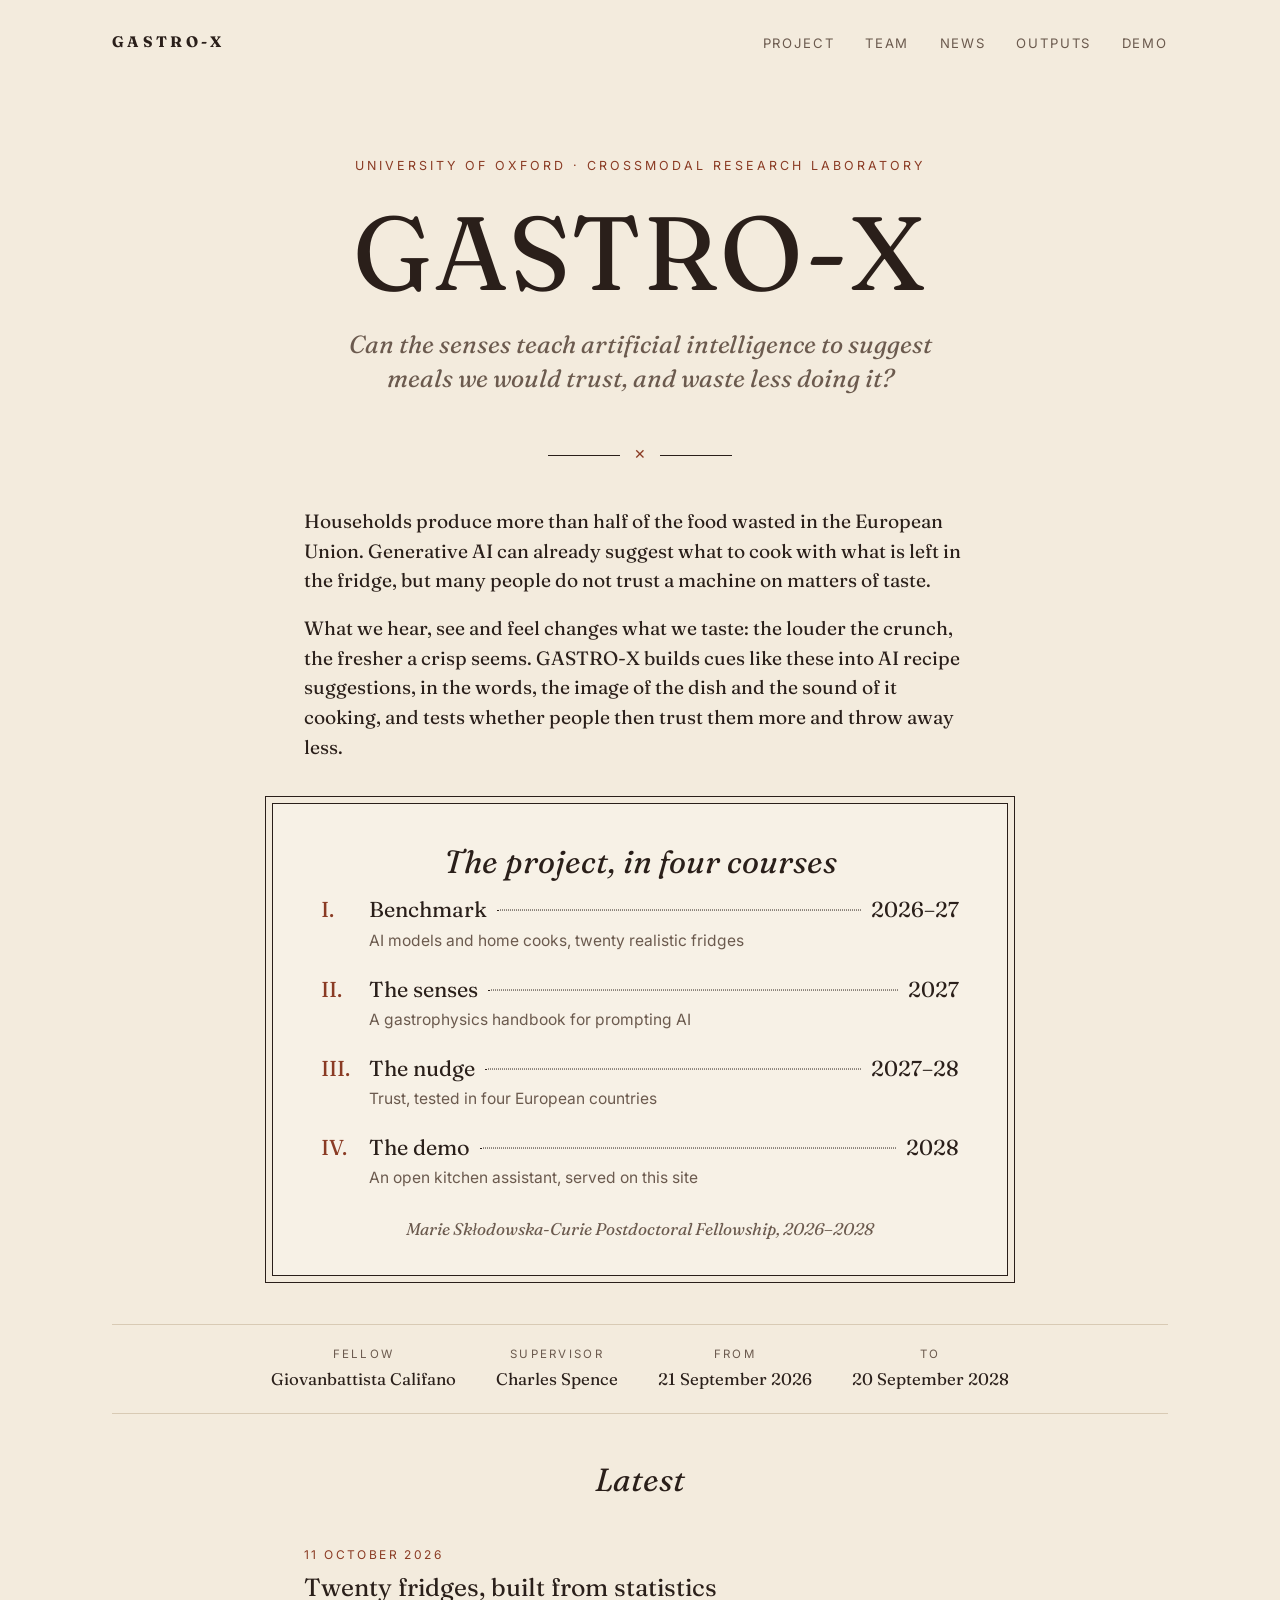
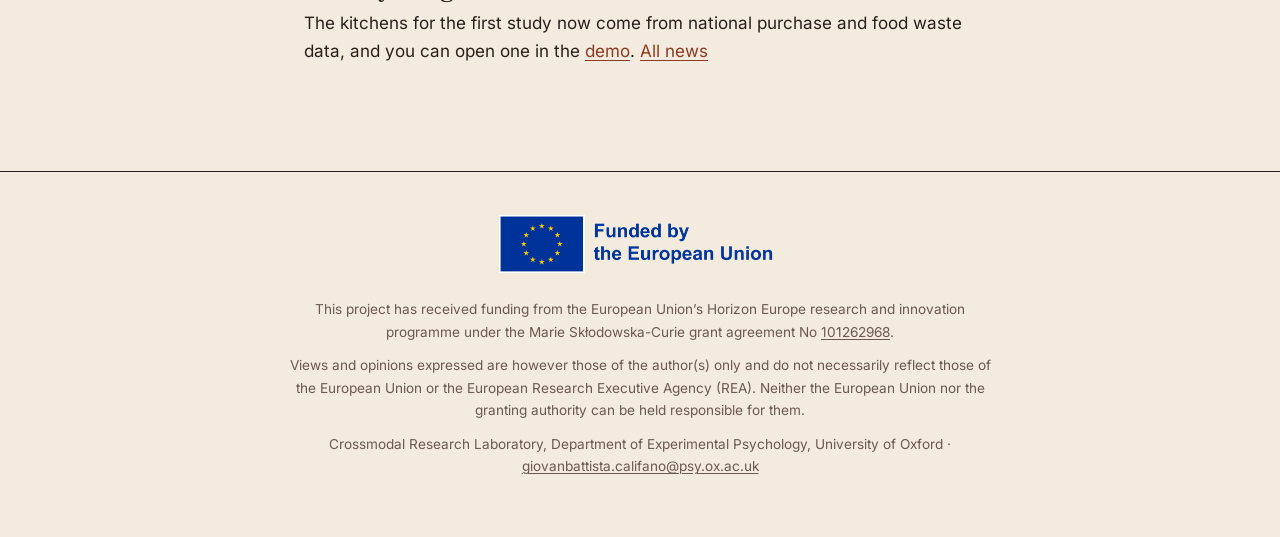
<file: index.html>
<!DOCTYPE html>
<html lang="en-GB">
<head>
  <meta charset="utf-8">
  <meta name="viewport" content="width=device-width, initial-scale=1">
  <title>GASTRO-X · Sensory trust in AI recipes</title>
  <meta name="description" content="GASTRO-X studies whether sensory cues can make AI recipe suggestions more trustworthy and help households waste less food. MSCA Postdoctoral Fellowship, University of Oxford.">
  <meta property="og:title" content="GASTRO-X · Sensory trust in AI recipes">
  <meta property="og:description" content="GASTRO-X studies whether sensory cues can make AI recipe suggestions more trustworthy and help households waste less food. MSCA Postdoctoral Fellowship, University of Oxford.">
  <meta property="og:type" content="website">
  <meta name="color-scheme" content="light dark">
  <link rel="preload" href="assets/fonts/fraunces-latin-wght-normal.woff2" as="font" type="font/woff2" crossorigin>
  <link rel="stylesheet" href="assets/style.css?v=20261012">
  <link rel="icon" href="assets/favicon.svg" type="image/svg+xml">
  <script data-goatcounter="https://gastro-x.goatcounter.com/count" async src="//gc.zgo.at/count.js"></script>
</head>
<body>
  <a class="skip" href="#main">Skip to content</a>
  <header class="site-header">
    <div class="wrap">
      <a class="brand" href="index.html">GASTRO-X</a>
      <nav aria-label="Main">
        <ul>
          <li><a href="project.html">Project</a></li>
          <li><a href="team.html">Team</a></li>
          <li><a href="news.html">News</a></li>
          <li><a href="outputs.html">Outputs</a></li>
          <li><a href="demo/">Demo</a></li>
        </ul>
      </nav>
    </div>
  </header>

  <main id="main">
    <div class="wrap">
      <section class="head">
        <p class="kicker">University of Oxford · Crossmodal Research Laboratory</p>
        <h1>GASTRO-X</h1>
        <p class="sub">Can the senses teach artificial intelligence to suggest meals we would trust, and waste less doing it?</p>
      </section>
      <div class="orn">✕</div>

      <div class="col">
        <p class="lead">Households produce more than half of the food wasted in the European Union. Generative AI can already suggest what to cook with what is left in the fridge, but many people do not trust a machine on matters of taste.</p>
        <p class="lead">What we hear, see and feel changes what we taste: the louder the crunch, the fresher a crisp seems. GASTRO-X builds cues like these into AI recipe suggestions, in the words, the image of the dish and the sound of it cooking, and tests whether people then trust them more and throw away less.</p>
      </div>

      <section class="menu" aria-labelledby="courses">
        <h2 class="it" id="courses">The project, in four courses</h2>
        <div class="course">
          <div class="row"><span class="num">I.</span><span><a href="project.html#benchmark">Benchmark</a></span><span class="dots"></span><span class="when">2026–27</span></div>
          <p class="desc">AI models and home cooks, twenty realistic fridges</p>
        </div>
        <div class="course">
          <div class="row"><span class="num">II.</span><span><a href="project.html#senses">The senses</a></span><span class="dots"></span><span class="when">2027</span></div>
          <p class="desc">A gastrophysics handbook for prompting AI</p>
        </div>
        <div class="course">
          <div class="row"><span class="num">III.</span><span><a href="project.html#nudge">The nudge</a></span><span class="dots"></span><span class="when">2027–28</span></div>
          <p class="desc">Trust, tested in four European countries</p>
        </div>
        <div class="course">
          <div class="row"><span class="num">IV.</span><span><a href="project.html#demo">The demo</a></span><span class="dots"></span><span class="when">2028</span></div>
          <p class="desc">An open kitchen assistant, served on this site</p>
        </div>
        <p class="note">Marie Skłodowska-Curie Postdoctoral Fellowship, 2026–2028</p>
      </section>

      <dl class="facts">
        <div><dt>Fellow</dt><dd>Giovanbattista Califano</dd></div>
        <div><dt>Supervisor</dt><dd>Charles Spence</dd></div>
        <div><dt>From</dt><dd>21 September 2026</dd></div>
        <div><dt>To</dt><dd>20 September 2028</dd></div>
      </dl>

      <div class="col">
        <h2 class="it">Latest</h2>
        <article class="entry">
          <time datetime="2026-10-11">11 October 2026</time>
          <h3><a href="news.html#fridges">Twenty fridges, built from statistics</a></h3>
          <p>The kitchens for the first study now come from national purchase and food waste data, and you can open one in the <a href="demo/">demo</a>. <a href="news.html">All news</a></p>
        </article>
      </div>
    </div>
  </main>

  <footer class="site-footer">
    <div class="wrap">
      <picture class="eu">
        <source srcset="assets/eu-funded-neg.png" media="(prefers-color-scheme: dark)">
        <img src="assets/eu-funded.png" alt="Funded by the European Union" width="287" height="64">
      </picture>
      <p>This project has received funding from the European Union’s Horizon Europe research and innovation programme under the Marie Skłodowska-Curie grant agreement No <a href="https://cordis.europa.eu/project/id/101262968">101262968</a>.</p>
      <p>Views and opinions expressed are however those of the author(s) only and do not necessarily reflect those of the European Union or the European Research Executive Agency (REA). Neither the European Union nor the granting authority can be held responsible for them.</p>
      <p>Crossmodal Research Laboratory, Department of Experimental Psychology, University of Oxford · <a href="mailto:giovanbattista.califano@psy.ox.ac.uk">giovanbattista.califano@psy.ox.ac.uk</a></p>
    </div>
  </footer>
</body>
</html>
</file>
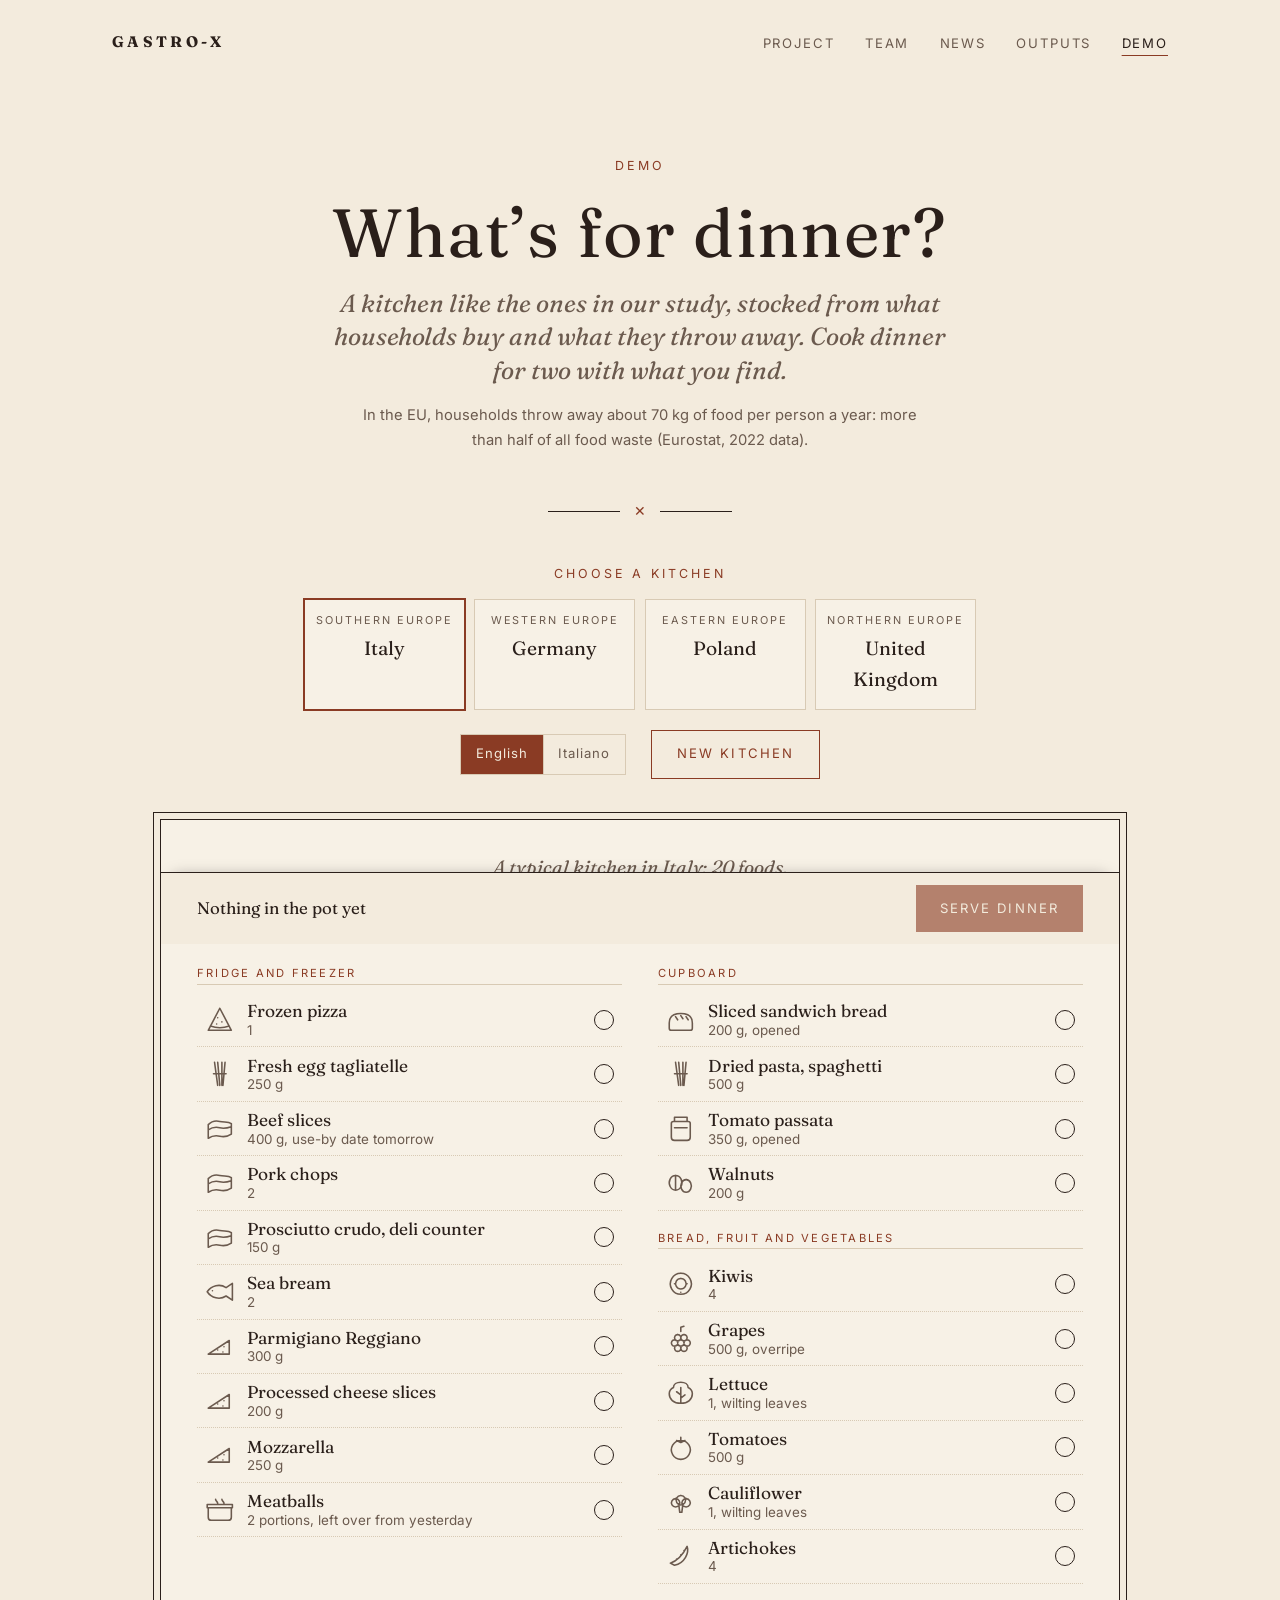
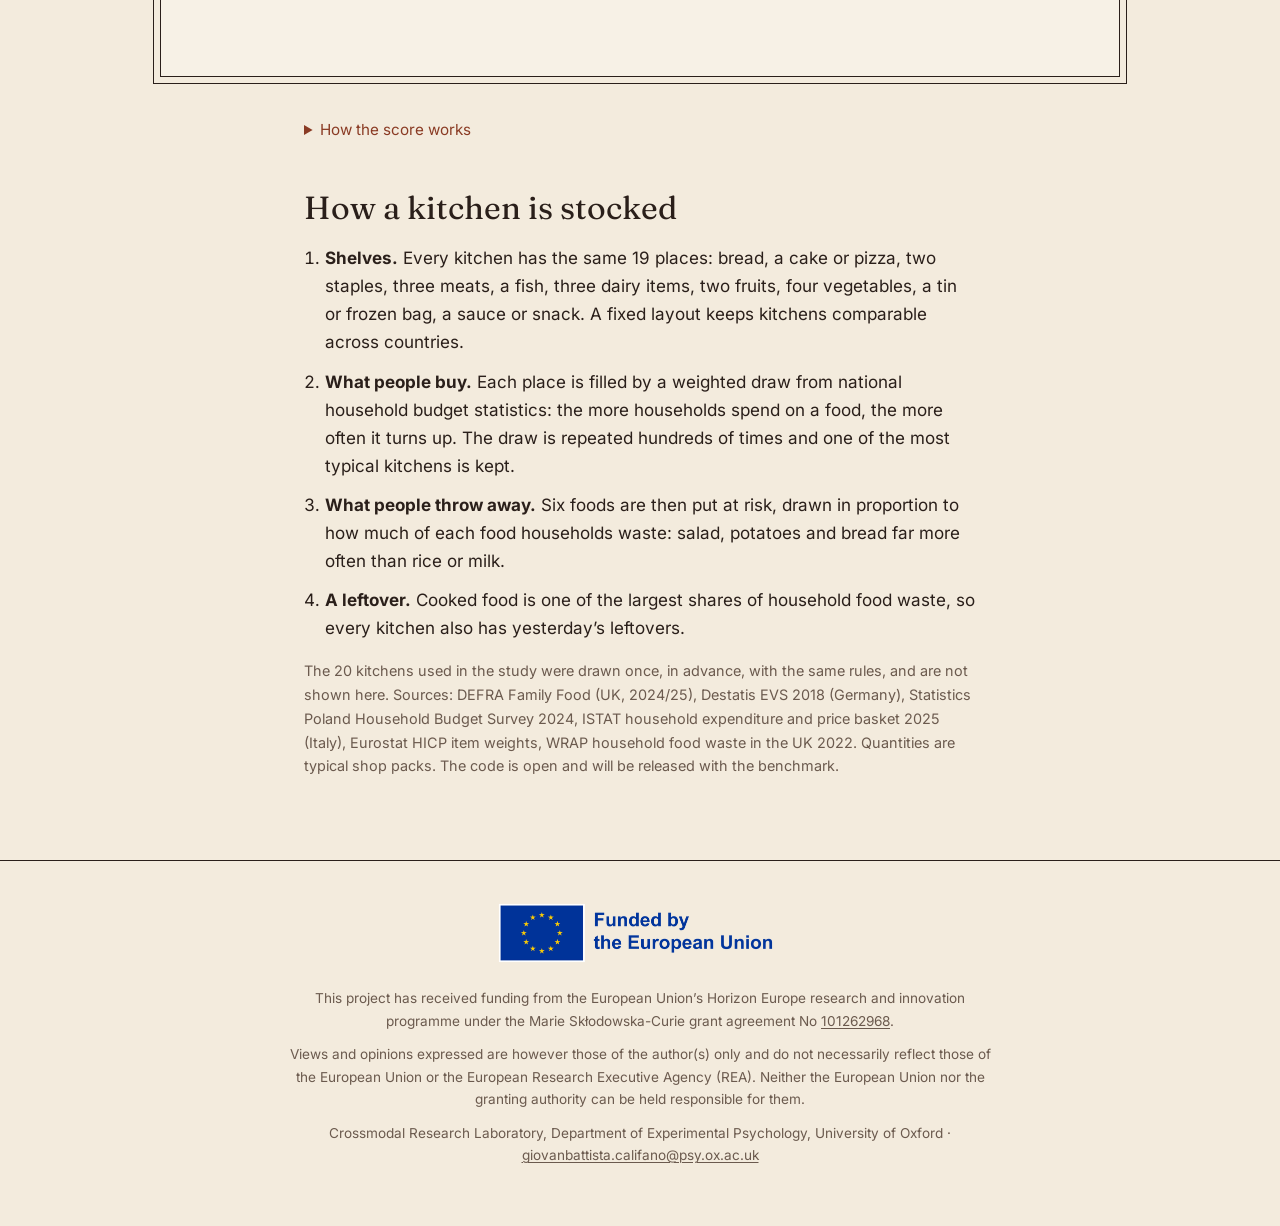
<file: demo/index.html>
<!DOCTYPE html>
<html lang="en-GB">
<head>
  <meta charset="utf-8">
  <meta name="viewport" content="width=device-width, initial-scale=1">
  <title>Demo · GASTRO-X</title>
  <meta name="description" content="What’s for dinner? Cook dinner for two from a kitchen stocked like the GASTRO-X scenarios, then see how much food you saved.">
  <meta property="og:title" content="What’s for dinner? · GASTRO-X">
  <meta property="og:description" content="Kitchens stocked live from national purchase and food waste statistics, as in the GASTRO-X scenarios.">
  <meta property="og:type" content="website">
  <meta name="color-scheme" content="light dark">
  <link rel="preload" href="../assets/fonts/fraunces-latin-wght-normal.woff2" as="font" type="font/woff2" crossorigin>
  <link rel="stylesheet" href="../assets/style.css?v=20261023">
  <link rel="icon" href="../assets/favicon.svg" type="image/svg+xml">
  <script data-goatcounter="https://gastro-x.goatcounter.com/count" async src="//gc.zgo.at/count.js"></script>
  <script src="demo.js?v=20261023" defer></script>
</head>
<body>
  <a class="skip" href="#main">Skip to content</a>
  <header class="site-header">
    <div class="wrap">
      <a class="brand" href="../index.html">GASTRO-X</a>
      <nav aria-label="Main">
        <ul>
          <li><a href="../project.html">Project</a></li>
          <li><a href="../team.html">Team</a></li>
          <li><a href="../news.html">News</a></li>
          <li><a href="../outputs.html">Outputs</a></li>
          <li><a href="./" aria-current="page">Demo</a></li>
        </ul>
      </nav>
    </div>
  </header>

  <main id="main">
    <div class="wrap">
      <section class="head page">
        <p class="kicker" data-i18n="kicker">Demo</p>
        <h1 data-i18n="title">What’s for dinner?</h1>
        <p class="sub" data-i18n="sub">A kitchen like the ones in our study, stocked from what households buy and what they throw away. Cook dinner for two with what you find.</p>
        <p class="why" data-i18n="why">In the EU, households throw away about 70 kg of food per person a year: more than half of all food waste (Eurostat, 2022 data).</p>
      </section>
      <div class="orn">✕</div>

      <div class="col">
        <fieldset class="regions">
          <legend class="kicker" data-i18n="choose">Choose a kitchen</legend>
          <div class="region-grid">
            <button type="button" class="region" data-c="IT" aria-pressed="true"><span class="r-area" data-i18n="area_IT">Southern Europe</span><span class="r-country" data-i18n="c_IT">Italy</span></button>
            <button type="button" class="region" data-c="DE" aria-pressed="false"><span class="r-area" data-i18n="area_DE">Western Europe</span><span class="r-country" data-i18n="c_DE">Germany</span></button>
            <button type="button" class="region" data-c="PL" aria-pressed="false"><span class="r-area" data-i18n="area_PL">Eastern Europe</span><span class="r-country" data-i18n="c_PL">Poland</span></button>
            <button type="button" class="region" data-c="UK" aria-pressed="false"><span class="r-area" data-i18n="area_UK">Northern Europe</span><span class="r-country" data-i18n="c_UK">United Kingdom</span></button>
          </div>
        </fieldset>
        <div class="demo-actions">
          <div class="langs" role="group" aria-label="Language">
            <button type="button" class="lang" id="lang-en" aria-pressed="true">English</button>
            <button type="button" class="lang" id="lang-loc" aria-pressed="false">Italiano</button>
          </div>
          <button type="button" id="open" class="btn ghostbtn" data-i18n="newk">New kitchen</button>
        </div>
      </div>

      <section class="menu pantry" id="kitchen" aria-labelledby="kitchen-note" data-mode="play">
        <p class="note top" id="kitchen-note" aria-live="polite"></p>
        <p class="instr" data-i18n="instr">Cook dinner for two: a main course, with a side dish if you like. Tap a food once to use part of it, twice to use all of it, a third time to put it back.</p>

        <div class="result" id="result" tabindex="-1" hidden>
          <h2 id="res-title">Good rescue</h2>
          <p class="res-line" id="res-line"></p>
          <div class="res-score"><span class="st-label" data-i18n="score_label">Rescue score</span><span id="res-score">0%</span><span class="bar"><span id="res-bar"></span></span><span class="small muted" data-i18n="score_expl">The share of the food likely to be thrown away that your dinner uses.</span></div>
          <p class="res-fact" id="res-fact"></p>
          <p class="res-study" data-i18n="study">In the study, home cooks in four countries and three AI models cook from kitchens like this one. Who leaves less food to waste? The results will appear on this site.</p>
          <div class="res-act">
            <button type="button" class="btn ghostbtn" id="res-again" data-i18n="again">Try this kitchen again</button>
            <button type="button" class="btn" id="res-restock" data-i18n="another">Another kitchen</button>
          </div>
          <p class="legend reveal-legend"><span class="tag saved" data-i18n="saved">rescued</span> <span class="tag binned" data-i18n="binned">left to waste</span></p>
        </div>

        <div class="zones">
          <div>
            <h3 class="shelf" data-i18n="z_fridge">Fridge and freezer</h3>
            <div class="foods" id="z-fridge"></div>
          </div>
          <div>
            <h3 class="shelf" data-i18n="z_cupboard">Cupboard</h3>
            <div class="foods" id="z-cupboard"></div>
            <h3 class="shelf" data-i18n="z_counter">Bread, fruit and vegetables</h3>
            <div class="foods" id="z-counter"></div>
          </div>
        </div>

        <div class="pot" id="pot">
          <span class="pot-txt" id="pot-txt" aria-live="polite">Nothing in the pot yet</span>
          <button type="button" id="cook" class="btn" data-i18n="serve" disabled>Serve dinner</button>
        </div>
      </section>

      <div class="col">
        <details class="explain">
          <summary data-i18n="ex_sum">How the score works</summary>
          <p data-i18n="ex_p1">The score is the study’s waste-weighted use index. Every food carries a weight: the chance that it ends up in the bin if dinner does not use it. Food that is sprouting, wilting or going stale, food with a use-by date tomorrow, opened perishable packs and yesterday’s leftovers count fully (weight 1). Everything else counts by how often UK households throw that food away: about 0.41 for potatoes, 0.26 for bread, 0.05 for milk. The score is the weighted share of the kitchen that dinner uses, counting “part of it” as half.</p>
          <p data-i18n="ex_p2">The weight of dinner is a rough estimate from typical pack sizes. Above 2 kg it is more than two people would eat; the study uses the same threshold to check that a high score does not come from cooking everything at once.</p>
        </details>

        <h2 data-i18n="st_h">How a kitchen is stocked</h2>
        <ol class="steps">
          <li data-i18n="st_1"><strong>Shelves.</strong> Every kitchen has the same 19 places: bread, a cake or pizza, two staples, three meats, a fish, three dairy items, two fruits, four vegetables, a tin or frozen bag, a sauce or snack. A fixed layout keeps kitchens comparable across countries.</li>
          <li data-i18n="st_2"><strong>What people buy.</strong> Each place is filled by a weighted draw from national household budget statistics: the more households spend on a food, the more often it turns up. The draw is repeated hundreds of times and one of the most typical kitchens is kept.</li>
          <li data-i18n="st_3"><strong>What people throw away.</strong> Six foods are then put at risk, drawn in proportion to how much of each food households waste: salad, potatoes and bread far more often than rice or milk.</li>
          <li data-i18n="st_4"><strong>A leftover.</strong> Cooked food is one of the largest shares of household food waste, so every kitchen also has yesterday’s leftovers.</li>
        </ol>
        <p class="muted small" data-i18n="st_src">The 20 kitchens used in the study were drawn once, in advance, with the same rules, and are not shown here. Sources: DEFRA Family Food (UK, 2024/25), Destatis EVS 2018 (Germany), Statistics Poland Household Budget Survey 2024, ISTAT household expenditure and price basket 2025 (Italy), Eurostat HICP item weights, WRAP household food waste in the UK 2022. Quantities are typical shop packs. The code is open and will be released with the benchmark.</p>
      </div>
    </div>
  </main>

  <footer class="site-footer">
    <div class="wrap">
      <picture class="eu">
        <source srcset="../assets/eu-funded-neg.png" media="(prefers-color-scheme: dark)">
        <img src="../assets/eu-funded.png" alt="Funded by the European Union" width="287" height="64">
      </picture>
      <p>This project has received funding from the European Union’s Horizon Europe research and innovation programme under the Marie Skłodowska-Curie grant agreement No <a href="https://cordis.europa.eu/project/id/101262968">101262968</a>.</p>
      <p>Views and opinions expressed are however those of the author(s) only and do not necessarily reflect those of the European Union or the European Research Executive Agency (REA). Neither the European Union nor the granting authority can be held responsible for them.</p>
      <p>Crossmodal Research Laboratory, Department of Experimental Psychology, University of Oxford · <a href="mailto:giovanbattista.califano@psy.ox.ac.uk">giovanbattista.califano@psy.ox.ac.uk</a></p>
    </div>
  </footer>
</body>
</html>
</file>
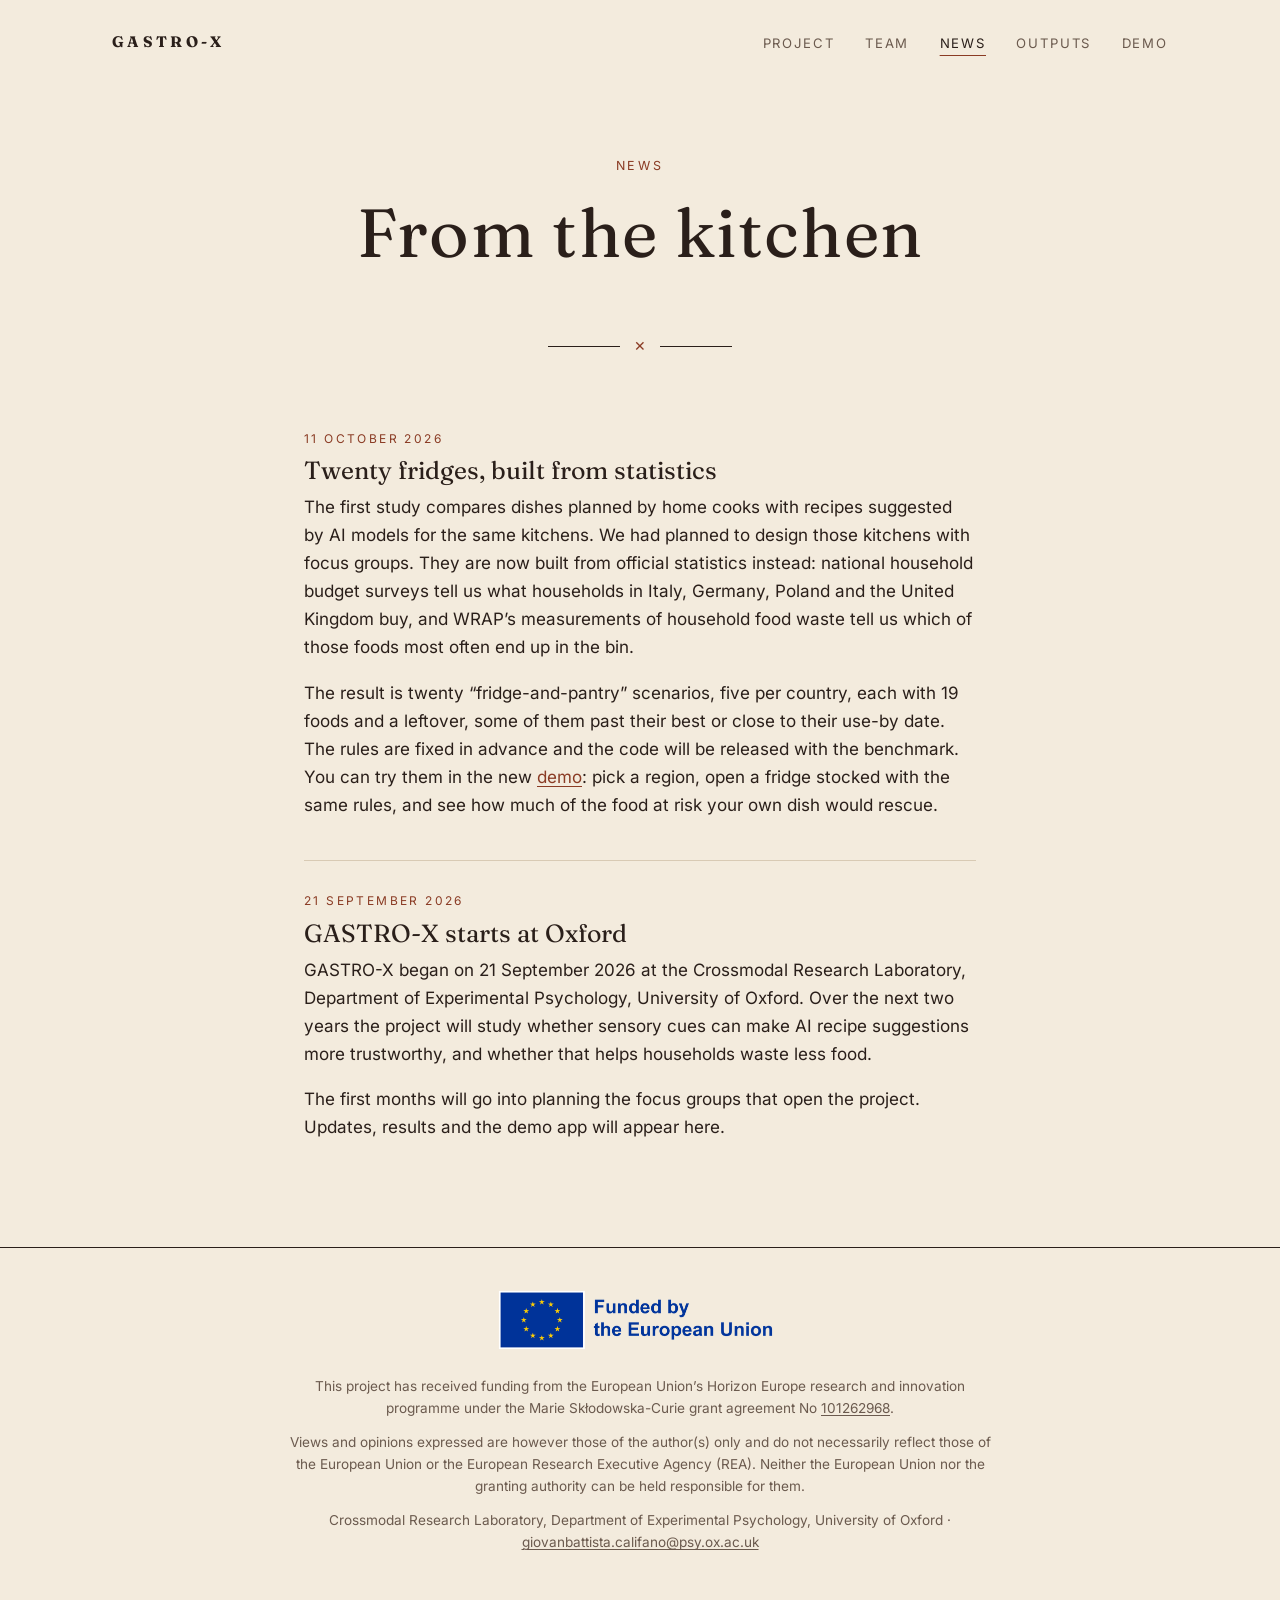
<file: news.html>
<!DOCTYPE html>
<html lang="en-GB">
<head>
  <meta charset="utf-8">
  <meta name="viewport" content="width=device-width, initial-scale=1">
  <title>News · GASTRO-X</title>
  <meta name="description" content="News from the GASTRO-X project.">
  <meta property="og:title" content="News · GASTRO-X">
  <meta property="og:description" content="News from the GASTRO-X project.">
  <meta property="og:type" content="website">
  <meta name="color-scheme" content="light dark">
  <link rel="preload" href="assets/fonts/fraunces-latin-wght-normal.woff2" as="font" type="font/woff2" crossorigin>
  <link rel="stylesheet" href="assets/style.css?v=20261012">
  <link rel="icon" href="assets/favicon.svg" type="image/svg+xml">
  <script data-goatcounter="https://gastro-x.goatcounter.com/count" async src="//gc.zgo.at/count.js"></script>
</head>
<body>
  <a class="skip" href="#main">Skip to content</a>
  <header class="site-header">
    <div class="wrap">
      <a class="brand" href="index.html">GASTRO-X</a>
      <nav aria-label="Main">
        <ul>
          <li><a href="project.html">Project</a></li>
          <li><a href="team.html">Team</a></li>
          <li><a href="news.html" aria-current="page">News</a></li>
          <li><a href="outputs.html">Outputs</a></li>
          <li><a href="demo/">Demo</a></li>
        </ul>
      </nav>
    </div>
  </header>

  <main id="main">
    <div class="wrap">
      <section class="head page">
        <p class="kicker">News</p>
        <h1>From the kitchen</h1>
      </section>
      <div class="orn">✕</div>

      <div class="col">
        <article class="entry" id="fridges">
          <time datetime="2026-10-11">11 October 2026</time>
          <h3>Twenty fridges, built from statistics</h3>
          <p>The first study compares dishes planned by home cooks with recipes suggested by AI models for the same kitchens. We had planned to design those kitchens with focus groups. They are now built from official statistics instead: national household budget surveys tell us what households in Italy, Germany, Poland and the United Kingdom buy, and WRAP’s measurements of household food waste tell us which of those foods most often end up in the bin.</p>
          <p>The result is twenty “fridge-and-pantry” scenarios, five per country, each with 19 foods and a leftover, some of them past their best or close to their use-by date. The rules are fixed in advance and the code will be released with the benchmark. You can try them in the new <a href="demo/">demo</a>: pick a region, open a fridge stocked with the same rules, and see how much of the food at risk your own dish would rescue.</p>
        </article>
        <article class="entry" id="launch">
          <time datetime="2026-09-21">21 September 2026</time>
          <h3>GASTRO-X starts at Oxford</h3>
          <p>GASTRO-X began on 21 September 2026 at the Crossmodal Research Laboratory, Department of Experimental Psychology, University of Oxford. Over the next two years the project will study whether sensory cues can make AI recipe suggestions more trustworthy, and whether that helps households waste less food.</p>
          <p>The first months will go into planning the focus groups that open the project. Updates, results and the demo app will appear here.</p>
        </article>
      </div>
    </div>
  </main>

  <footer class="site-footer">
    <div class="wrap">
      <picture class="eu">
        <source srcset="assets/eu-funded-neg.png" media="(prefers-color-scheme: dark)">
        <img src="assets/eu-funded.png" alt="Funded by the European Union" width="287" height="64">
      </picture>
      <p>This project has received funding from the European Union’s Horizon Europe research and innovation programme under the Marie Skłodowska-Curie grant agreement No <a href="https://cordis.europa.eu/project/id/101262968">101262968</a>.</p>
      <p>Views and opinions expressed are however those of the author(s) only and do not necessarily reflect those of the European Union or the European Research Executive Agency (REA). Neither the European Union nor the granting authority can be held responsible for them.</p>
      <p>Crossmodal Research Laboratory, Department of Experimental Psychology, University of Oxford · <a href="mailto:giovanbattista.califano@psy.ox.ac.uk">giovanbattista.califano@psy.ox.ac.uk</a></p>
    </div>
  </footer>
</body>
</html>
</file>
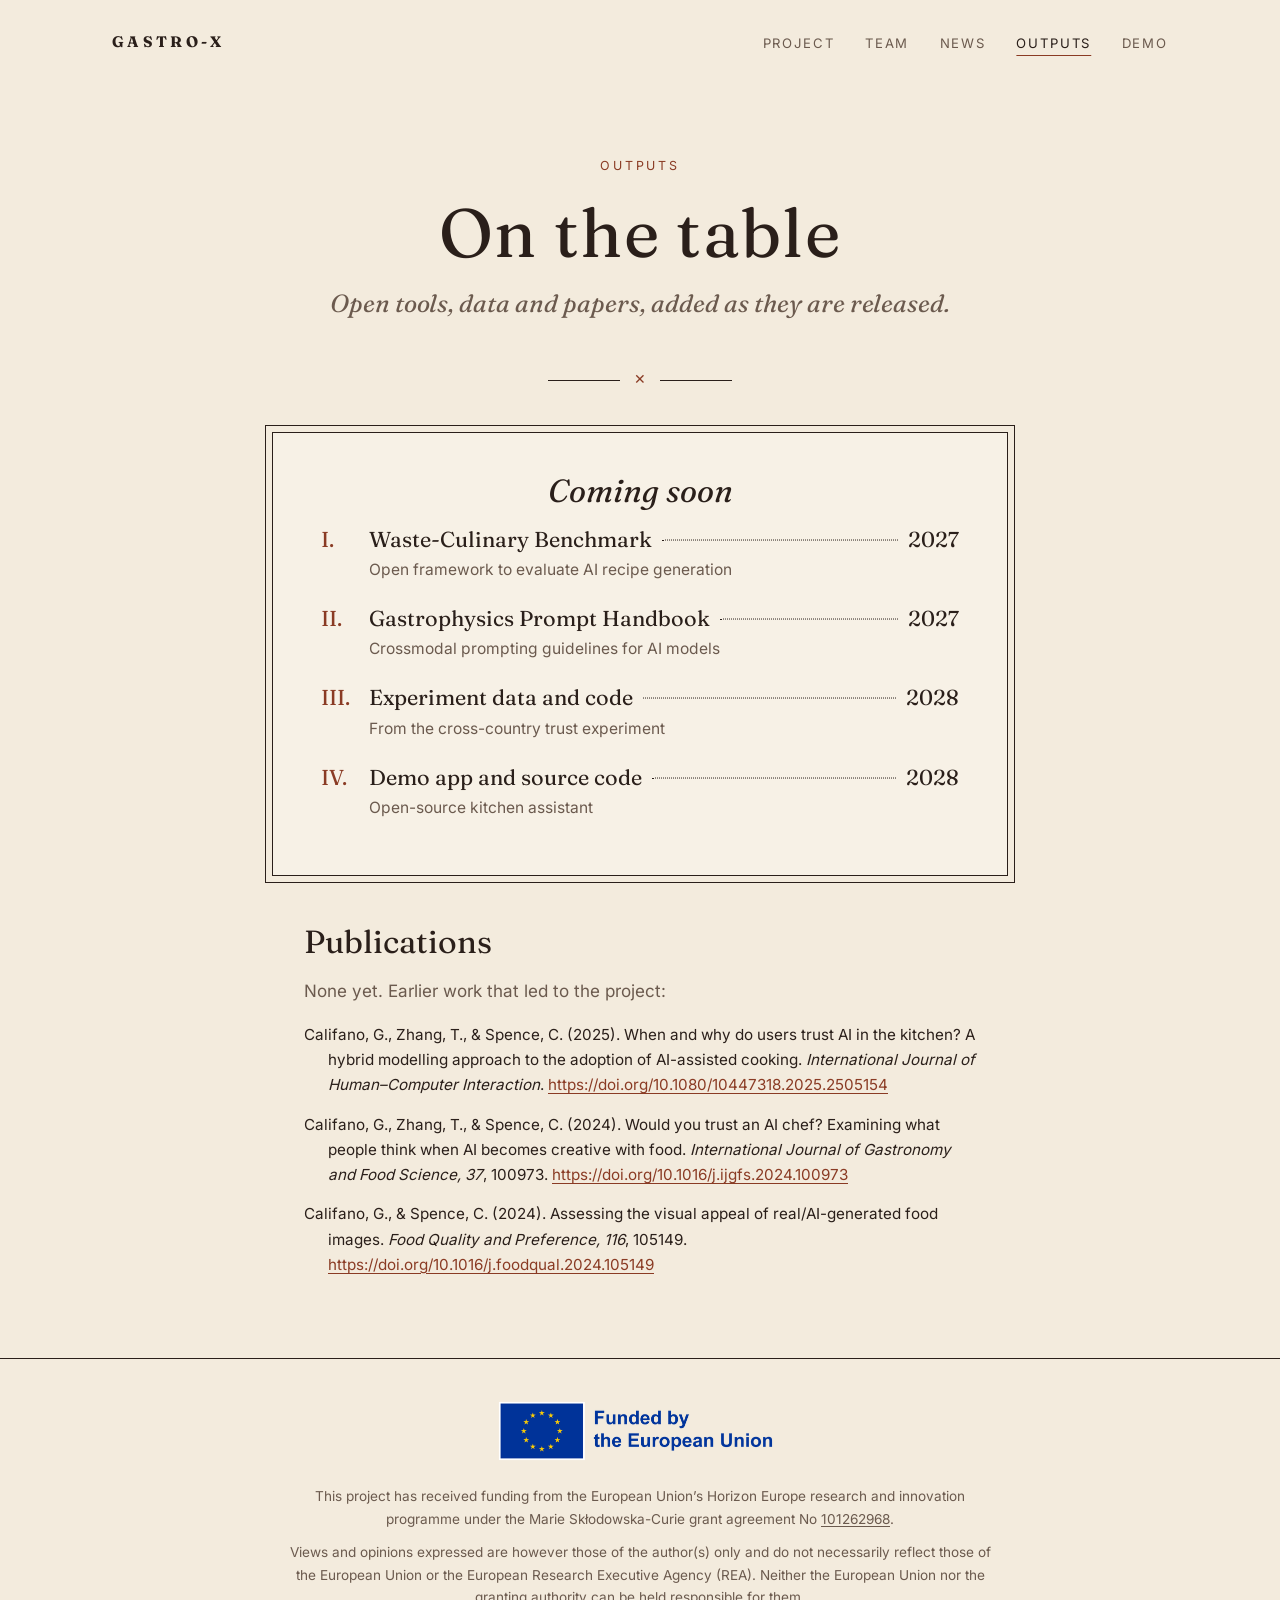
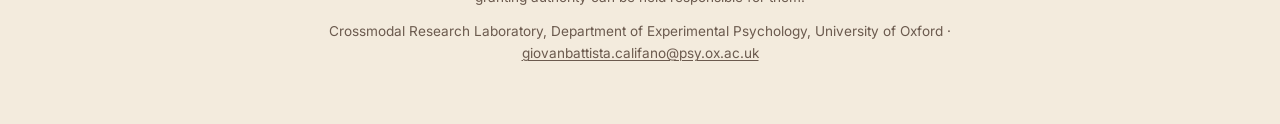
<file: outputs.html>
<!DOCTYPE html>
<html lang="en-GB">
<head>
  <meta charset="utf-8">
  <meta name="viewport" content="width=device-width, initial-scale=1">
  <title>Outputs · GASTRO-X</title>
  <meta name="description" content="Open tools, data and publications from GASTRO-X.">
  <meta property="og:title" content="Outputs · GASTRO-X">
  <meta property="og:description" content="Open tools, data and publications from GASTRO-X.">
  <meta property="og:type" content="website">
  <meta name="color-scheme" content="light dark">
  <link rel="preload" href="assets/fonts/fraunces-latin-wght-normal.woff2" as="font" type="font/woff2" crossorigin>
  <link rel="stylesheet" href="assets/style.css?v=20261012">
  <link rel="icon" href="assets/favicon.svg" type="image/svg+xml">
  <script data-goatcounter="https://gastro-x.goatcounter.com/count" async src="//gc.zgo.at/count.js"></script>
</head>
<body>
  <a class="skip" href="#main">Skip to content</a>
  <header class="site-header">
    <div class="wrap">
      <a class="brand" href="index.html">GASTRO-X</a>
      <nav aria-label="Main">
        <ul>
          <li><a href="project.html">Project</a></li>
          <li><a href="team.html">Team</a></li>
          <li><a href="news.html">News</a></li>
          <li><a href="outputs.html" aria-current="page">Outputs</a></li>
          <li><a href="demo/">Demo</a></li>
        </ul>
      </nav>
    </div>
  </header>

  <main id="main">
    <div class="wrap">
      <section class="head page">
        <p class="kicker">Outputs</p>
        <h1>On the table</h1>
        <p class="sub">Open tools, data and papers, added as they are released.</p>
      </section>
      <div class="orn">✕</div>

      <section class="menu" aria-labelledby="coming">
        <h2 class="it" id="coming">Coming soon</h2>
        <div class="course">
          <div class="row"><span class="num">I.</span><span>Waste-Culinary Benchmark</span><span class="dots"></span><span class="when">2027</span></div>
          <p class="desc">Open framework to evaluate AI recipe generation</p>
        </div>
        <div class="course">
          <div class="row"><span class="num">II.</span><span>Gastrophysics Prompt Handbook</span><span class="dots"></span><span class="when">2027</span></div>
          <p class="desc">Crossmodal prompting guidelines for AI models</p>
        </div>
        <div class="course">
          <div class="row"><span class="num">III.</span><span>Experiment data and code</span><span class="dots"></span><span class="when">2028</span></div>
          <p class="desc">From the cross-country trust experiment</p>
        </div>
        <div class="course">
          <div class="row"><span class="num">IV.</span><span>Demo app and source code</span><span class="dots"></span><span class="when">2028</span></div>
          <p class="desc">Open-source kitchen assistant</p>
        </div>
      </section>

      <div class="col">
        <h2>Publications</h2>
        <p class="muted">None yet. Earlier work that led to the project:</p>
        <ul class="refs">
          <li>Califano, G., Zhang, T., &amp; Spence, C. (2025). When and why do users trust AI in the kitchen? A hybrid modelling approach to the adoption of AI-assisted cooking. <em>International Journal of Human–Computer Interaction</em>. <a href="https://doi.org/10.1080/10447318.2025.2505154">https://doi.org/10.1080/10447318.2025.2505154</a></li>
          <li>Califano, G., Zhang, T., &amp; Spence, C. (2024). Would you trust an AI chef? Examining what people think when AI becomes creative with food. <em>International Journal of Gastronomy and Food Science, 37</em>, 100973. <a href="https://doi.org/10.1016/j.ijgfs.2024.100973">https://doi.org/10.1016/j.ijgfs.2024.100973</a></li>
          <li>Califano, G., &amp; Spence, C. (2024). Assessing the visual appeal of real/AI-generated food images. <em>Food Quality and Preference, 116</em>, 105149. <a href="https://doi.org/10.1016/j.foodqual.2024.105149">https://doi.org/10.1016/j.foodqual.2024.105149</a></li>
        </ul>
      </div>
    </div>
  </main>

  <footer class="site-footer">
    <div class="wrap">
      <picture class="eu">
        <source srcset="assets/eu-funded-neg.png" media="(prefers-color-scheme: dark)">
        <img src="assets/eu-funded.png" alt="Funded by the European Union" width="287" height="64">
      </picture>
      <p>This project has received funding from the European Union’s Horizon Europe research and innovation programme under the Marie Skłodowska-Curie grant agreement No <a href="https://cordis.europa.eu/project/id/101262968">101262968</a>.</p>
      <p>Views and opinions expressed are however those of the author(s) only and do not necessarily reflect those of the European Union or the European Research Executive Agency (REA). Neither the European Union nor the granting authority can be held responsible for them.</p>
      <p>Crossmodal Research Laboratory, Department of Experimental Psychology, University of Oxford · <a href="mailto:giovanbattista.califano@psy.ox.ac.uk">giovanbattista.califano@psy.ox.ac.uk</a></p>
    </div>
  </footer>
</body>
</html>
</file>
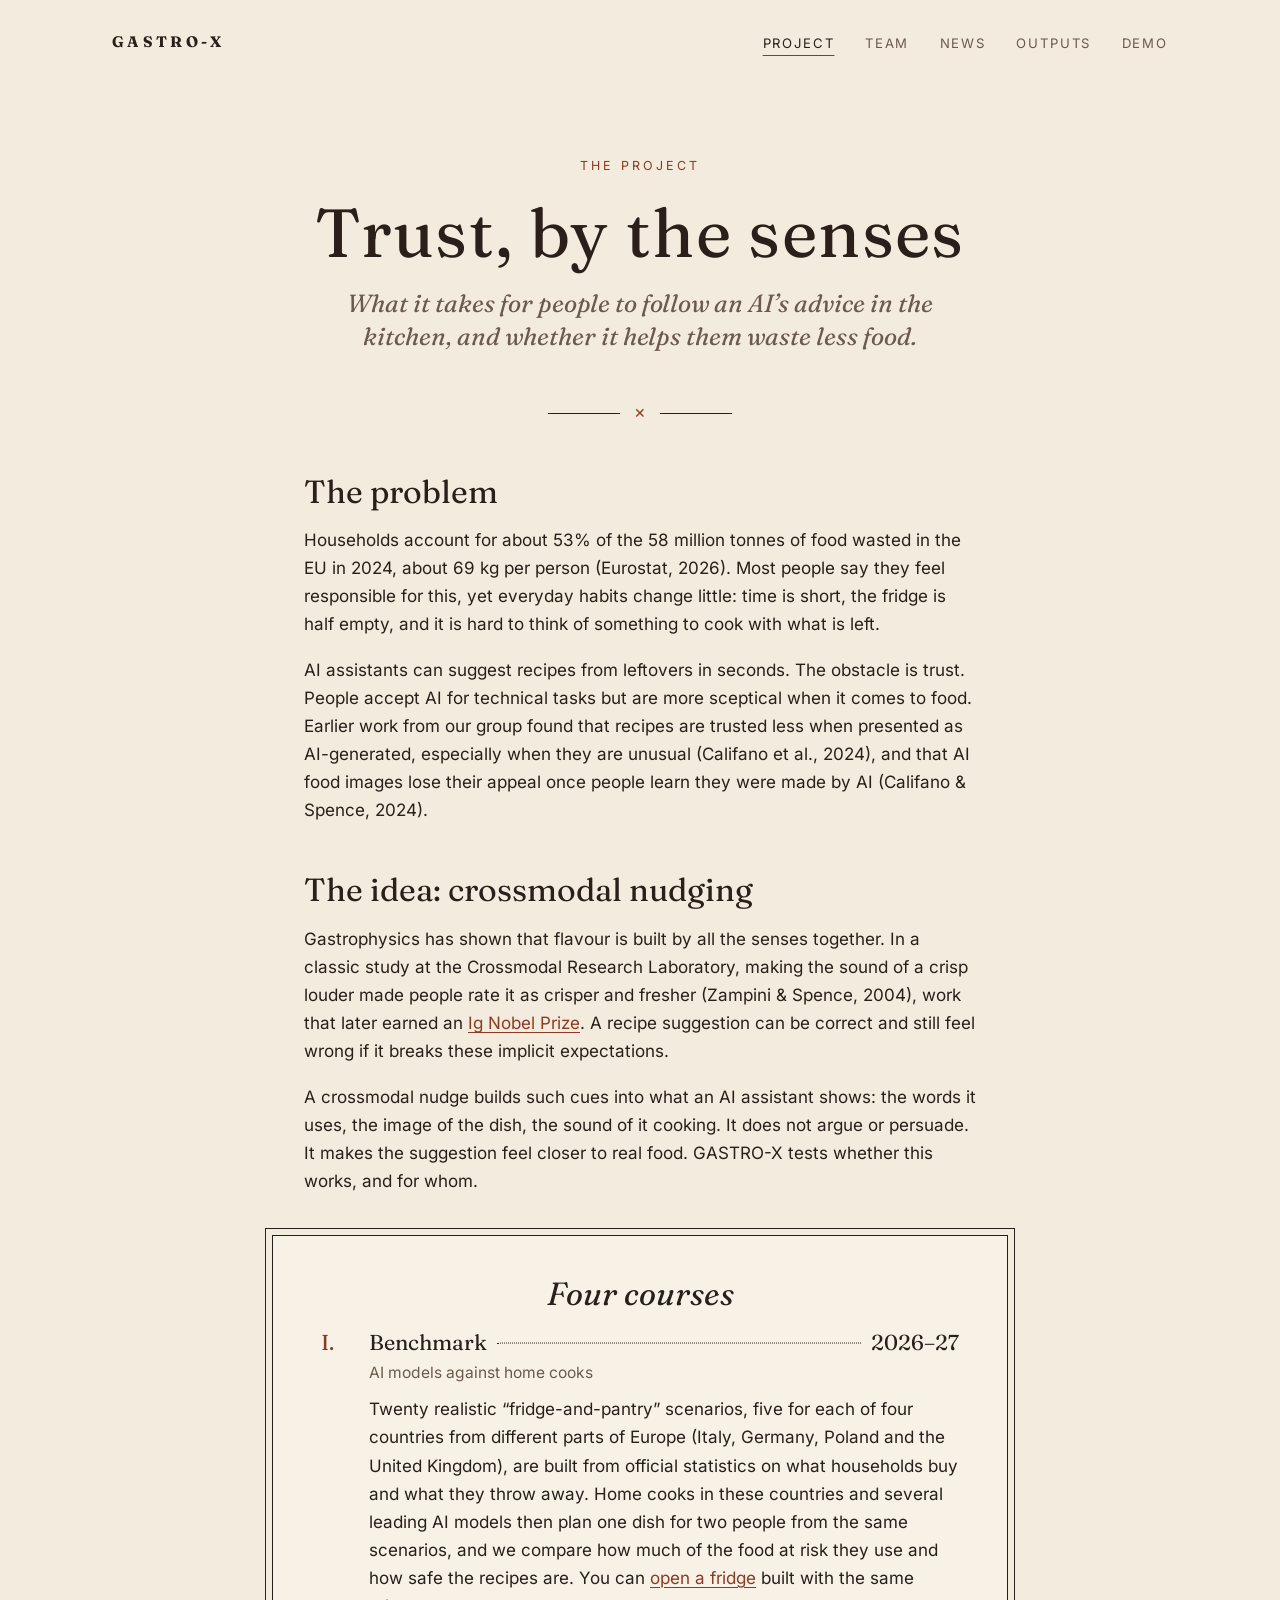
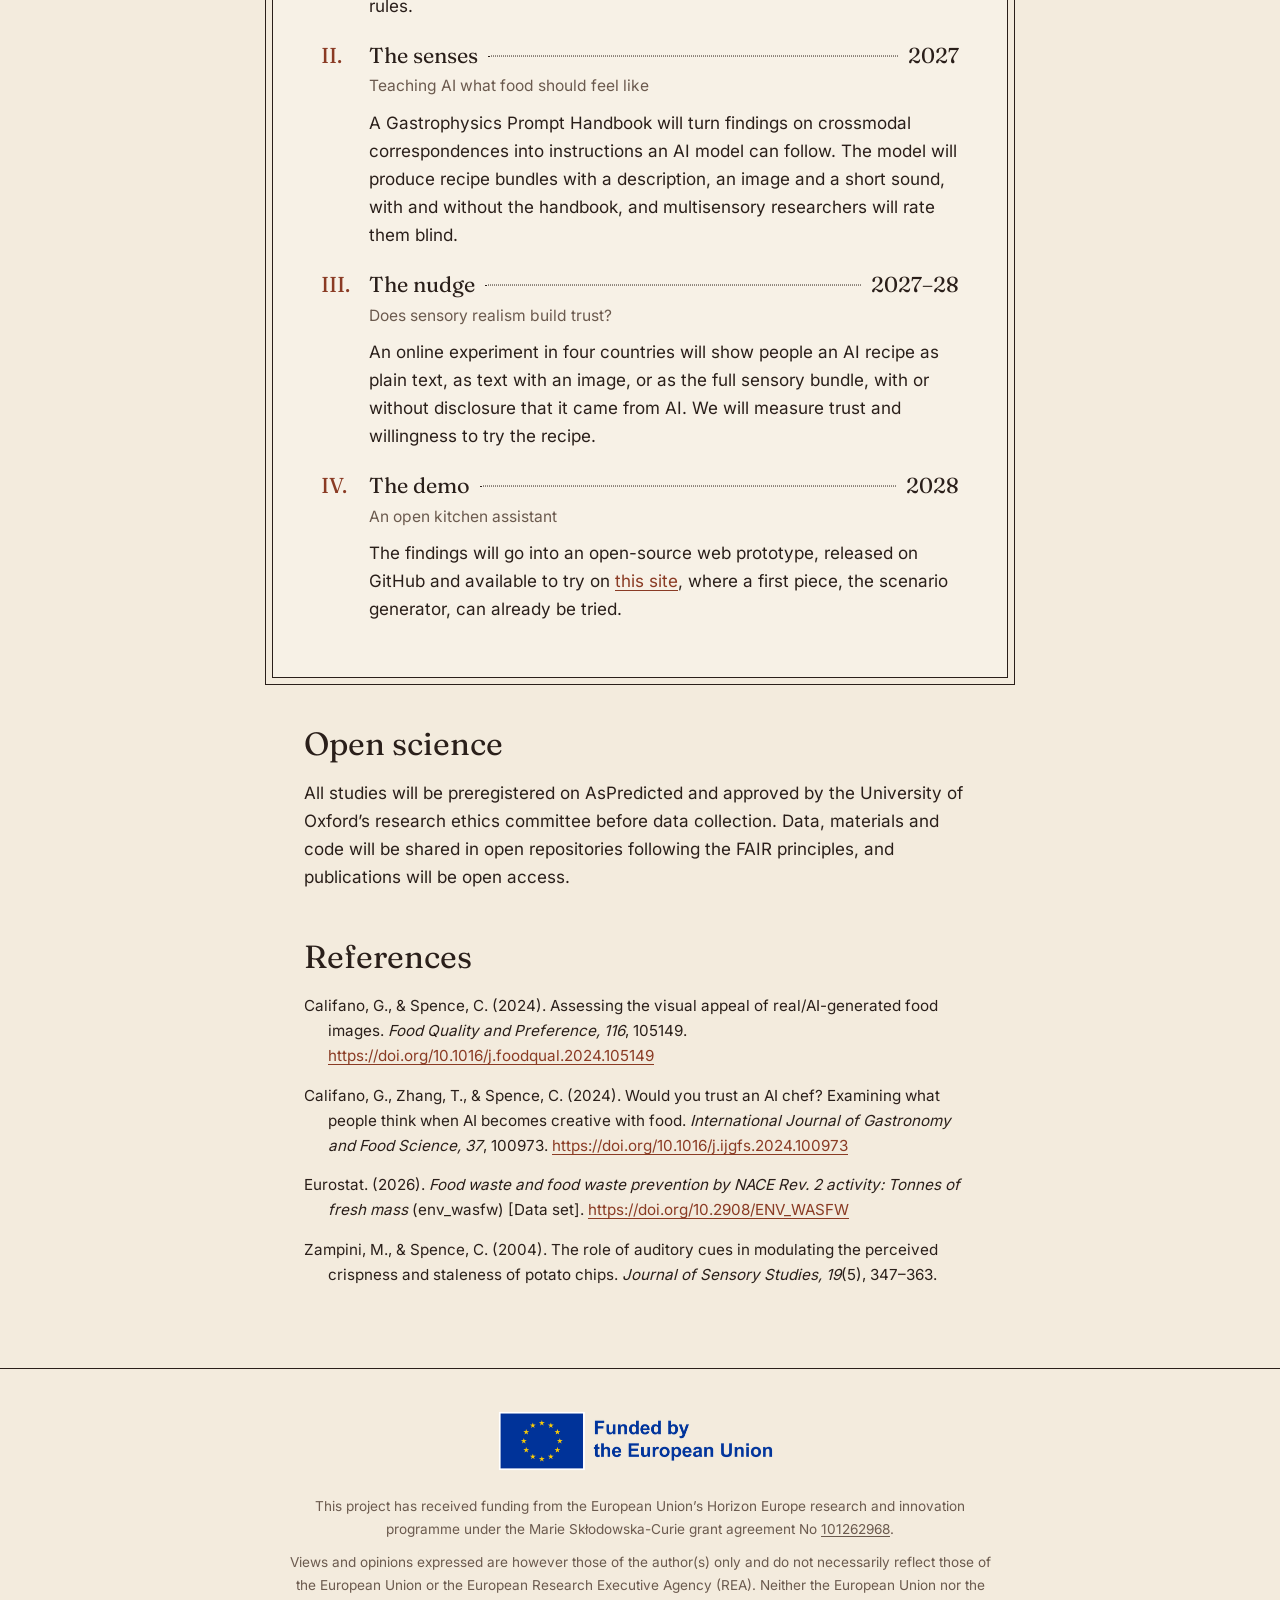
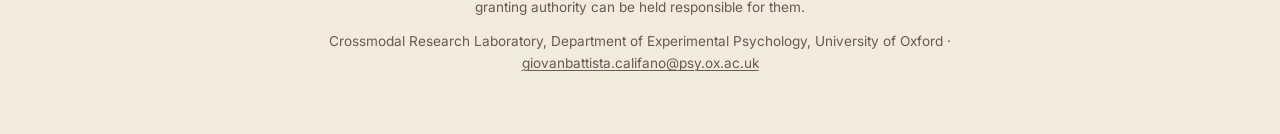
<file: project.html>
<!DOCTYPE html>
<html lang="en-GB">
<head>
  <meta charset="utf-8">
  <meta name="viewport" content="width=device-width, initial-scale=1">
  <title>Project · GASTRO-X</title>
  <meta name="description" content="Aims, studies and open science practices of the GASTRO-X project.">
  <meta property="og:title" content="Project · GASTRO-X">
  <meta property="og:description" content="Aims, studies and open science practices of the GASTRO-X project.">
  <meta property="og:type" content="website">
  <meta name="color-scheme" content="light dark">
  <link rel="preload" href="assets/fonts/fraunces-latin-wght-normal.woff2" as="font" type="font/woff2" crossorigin>
  <link rel="stylesheet" href="assets/style.css?v=20261012">
  <link rel="icon" href="assets/favicon.svg" type="image/svg+xml">
  <script data-goatcounter="https://gastro-x.goatcounter.com/count" async src="//gc.zgo.at/count.js"></script>
</head>
<body>
  <a class="skip" href="#main">Skip to content</a>
  <header class="site-header">
    <div class="wrap">
      <a class="brand" href="index.html">GASTRO-X</a>
      <nav aria-label="Main">
        <ul>
          <li><a href="project.html" aria-current="page">Project</a></li>
          <li><a href="team.html">Team</a></li>
          <li><a href="news.html">News</a></li>
          <li><a href="outputs.html">Outputs</a></li>
          <li><a href="demo/">Demo</a></li>
        </ul>
      </nav>
    </div>
  </header>

  <main id="main">
    <div class="wrap">
      <section class="head page">
        <p class="kicker">The project</p>
        <h1>Trust, by the senses</h1>
        <p class="sub">What it takes for people to follow an AI’s advice in the kitchen, and whether it helps them waste less food.</p>
      </section>
      <div class="orn">✕</div>

      <div class="col">
        <h2>The problem</h2>
        <p>Households account for about 53% of the 58 million tonnes of food wasted in the EU in 2024, about 69 kg per person (Eurostat, 2026). Most people say they feel responsible for this, yet everyday habits change little: time is short, the fridge is half empty, and it is hard to think of something to cook with what is left.</p>
        <p>AI assistants can suggest recipes from leftovers in seconds. The obstacle is trust. People accept AI for technical tasks but are more sceptical when it comes to food. Earlier work from our group found that recipes are trusted less when presented as AI-generated, especially when they are unusual (Califano et al., 2024), and that AI food images lose their appeal once people learn they were made by AI (Califano &amp; Spence, 2024).</p>

        <h2>The idea: crossmodal nudging</h2>
        <p>Gastrophysics has shown that flavour is built by all the senses together. In a classic study at the Crossmodal Research Laboratory, making the sound of a crisp louder made people rate it as crisper and fresher (Zampini &amp; Spence, 2004), work that later earned an <a href="https://en.wikipedia.org/wiki/Charles_Spence">Ig Nobel Prize</a>. A recipe suggestion can be correct and still feel wrong if it breaks these implicit expectations.</p>
        <p>A crossmodal nudge builds such cues into what an AI assistant shows: the words it uses, the image of the dish, the sound of it cooking. It does not argue or persuade. It makes the suggestion feel closer to real food. GASTRO-X tests whether this works, and for whom.</p>
      </div>

      <section class="menu" aria-labelledby="courses">
        <h2 class="it" id="courses">Four courses</h2>
        <div class="course" id="benchmark">
          <div class="row"><span class="num">I.</span><span>Benchmark</span><span class="dots"></span><span class="when">2026–27</span></div>
          <p class="desc">AI models against home cooks</p>
          <p class="more">Twenty realistic “fridge-and-pantry” scenarios, five for each of four countries from different parts of Europe (Italy, Germany, Poland and the United Kingdom), are built from official statistics on what households buy and what they throw away. Home cooks in these countries and several leading AI models then plan one dish for two people from the same scenarios, and we compare how much of the food at risk they use and how safe the recipes are. You can <a href="demo/">open a fridge</a> built with the same rules.</p>
        </div>
        <div class="course" id="senses">
          <div class="row"><span class="num">II.</span><span>The senses</span><span class="dots"></span><span class="when">2027</span></div>
          <p class="desc">Teaching AI what food should feel like</p>
          <p class="more">A Gastrophysics Prompt Handbook will turn findings on crossmodal correspondences into instructions an AI model can follow. The model will produce recipe bundles with a description, an image and a short sound, with and without the handbook, and multisensory researchers will rate them blind.</p>
        </div>
        <div class="course" id="nudge">
          <div class="row"><span class="num">III.</span><span>The nudge</span><span class="dots"></span><span class="when">2027–28</span></div>
          <p class="desc">Does sensory realism build trust?</p>
          <p class="more">An online experiment in four countries will show people an AI recipe as plain text, as text with an image, or as the full sensory bundle, with or without disclosure that it came from AI. We will measure trust and willingness to try the recipe.</p>
        </div>
        <div class="course" id="demo">
          <div class="row"><span class="num">IV.</span><span>The demo</span><span class="dots"></span><span class="when">2028</span></div>
          <p class="desc">An open kitchen assistant</p>
          <p class="more">The findings will go into an open-source web prototype, released on GitHub and available to try on <a href='demo/'>this site</a>, where a first piece, the scenario generator, can already be tried.</p>
        </div>
      </section>

      <div class="col">
        <h2>Open science</h2>
        <p>All studies will be preregistered on AsPredicted and approved by the University of Oxford’s research ethics committee before data collection. Data, materials and code will be shared in open repositories following the FAIR principles, and publications will be open access.</p>

        <h2>References</h2>
        <ul class="refs">
          <li>Califano, G., &amp; Spence, C. (2024). Assessing the visual appeal of real/AI-generated food images. <em>Food Quality and Preference, 116</em>, 105149. <a href="https://doi.org/10.1016/j.foodqual.2024.105149">https://doi.org/10.1016/j.foodqual.2024.105149</a></li>
          <li>Califano, G., Zhang, T., &amp; Spence, C. (2024). Would you trust an AI chef? Examining what people think when AI becomes creative with food. <em>International Journal of Gastronomy and Food Science, 37</em>, 100973. <a href="https://doi.org/10.1016/j.ijgfs.2024.100973">https://doi.org/10.1016/j.ijgfs.2024.100973</a></li>
          <li>Eurostat. (2026). <em>Food waste and food waste prevention by NACE Rev. 2 activity: Tonnes of fresh mass</em> (env_wasfw) [Data set]. <a href="https://doi.org/10.2908/ENV_WASFW">https://doi.org/10.2908/ENV_WASFW</a></li>
          <li>Zampini, M., &amp; Spence, C. (2004). The role of auditory cues in modulating the perceived crispness and staleness of potato chips. <em>Journal of Sensory Studies, 19</em>(5), 347–363.</li>
        </ul>
      </div>
    </div>
  </main>

  <footer class="site-footer">
    <div class="wrap">
      <picture class="eu">
        <source srcset="assets/eu-funded-neg.png" media="(prefers-color-scheme: dark)">
        <img src="assets/eu-funded.png" alt="Funded by the European Union" width="287" height="64">
      </picture>
      <p>This project has received funding from the European Union’s Horizon Europe research and innovation programme under the Marie Skłodowska-Curie grant agreement No <a href="https://cordis.europa.eu/project/id/101262968">101262968</a>.</p>
      <p>Views and opinions expressed are however those of the author(s) only and do not necessarily reflect those of the European Union or the European Research Executive Agency (REA). Neither the European Union nor the granting authority can be held responsible for them.</p>
      <p>Crossmodal Research Laboratory, Department of Experimental Psychology, University of Oxford · <a href="mailto:giovanbattista.califano@psy.ox.ac.uk">giovanbattista.califano@psy.ox.ac.uk</a></p>
    </div>
  </footer>
</body>
</html>
</file>
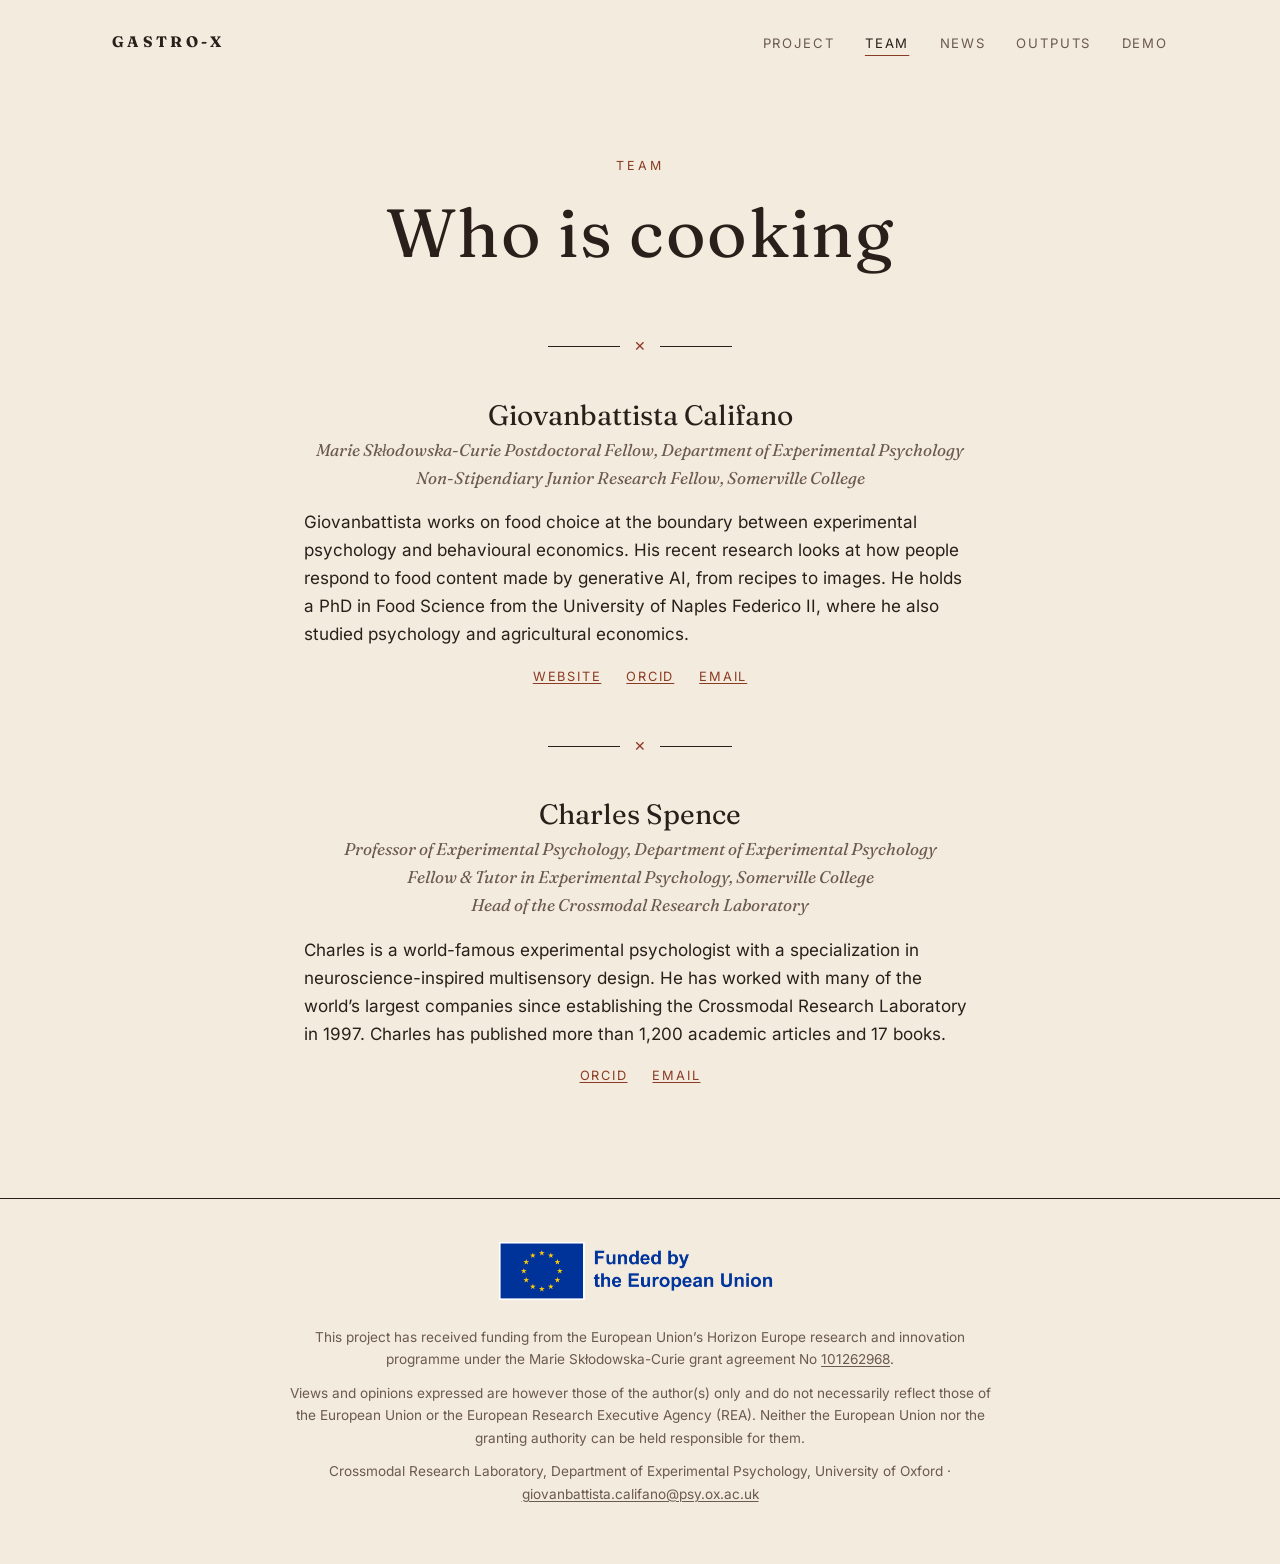
<file: team.html>
<!DOCTYPE html>
<html lang="en-GB">
<head>
  <meta charset="utf-8">
  <meta name="viewport" content="width=device-width, initial-scale=1">
  <title>Team · GASTRO-X</title>
  <meta name="description" content="The people behind GASTRO-X.">
  <meta property="og:title" content="Team · GASTRO-X">
  <meta property="og:description" content="The people behind GASTRO-X.">
  <meta property="og:type" content="website">
  <meta name="color-scheme" content="light dark">
  <link rel="preload" href="assets/fonts/fraunces-latin-wght-normal.woff2" as="font" type="font/woff2" crossorigin>
  <link rel="stylesheet" href="assets/style.css?v=20261012">
  <link rel="icon" href="assets/favicon.svg" type="image/svg+xml">
  <script data-goatcounter="https://gastro-x.goatcounter.com/count" async src="//gc.zgo.at/count.js"></script>
</head>
<body>
  <a class="skip" href="#main">Skip to content</a>
  <header class="site-header">
    <div class="wrap">
      <a class="brand" href="index.html">GASTRO-X</a>
      <nav aria-label="Main">
        <ul>
          <li><a href="project.html">Project</a></li>
          <li><a href="team.html" aria-current="page">Team</a></li>
          <li><a href="news.html">News</a></li>
          <li><a href="outputs.html">Outputs</a></li>
          <li><a href="demo/">Demo</a></li>
        </ul>
      </nav>
    </div>
  </header>

  <main id="main">
    <div class="wrap">
      <section class="head page">
        <p class="kicker">Team</p>
        <h1>Who is cooking</h1>
      </section>
      <div class="orn">✕</div>

      <div class="col">
        <section class="person">
          <h3>Giovanbattista Califano</h3>
          <p class="role">Marie Skłodowska-Curie Postdoctoral Fellow, Department of Experimental Psychology<br>Non-Stipendiary Junior Research Fellow, Somerville College</p>
          <p class="bio">Giovanbattista works on food choice at the boundary between experimental psychology and behavioural economics. His recent research looks at how people respond to food content made by generative AI, from recipes to images. He holds a PhD in Food Science from the University of Naples Federico II, where he also studied psychology and agricultural economics.</p>
          <p class="links"><a href="https://califano.xyz">Website</a> <a href="https://orcid.org/0000-0003-2088-2023">ORCID</a> <a href="mailto:giovanbattista.califano@psy.ox.ac.uk">Email</a></p>
        </section>
        <div class="orn">✕</div>
        <section class="person">
          <h3>Charles Spence</h3>
          <p class="role">Professor of Experimental Psychology, Department of Experimental Psychology<br>Fellow & Tutor in Experimental Psychology, Somerville College<br>Head of the Crossmodal Research Laboratory</p>
          <p class="bio">Charles is a world-famous experimental psychologist with a specialization in neuroscience-inspired multisensory design. He has worked with many of the world’s largest companies since establishing the Crossmodal Research Laboratory in 1997. Charles has published more than 1,200 academic articles and 17 books.</p>
          <p class="links"><a href="https://orcid.org/0000-0003-2111-072X">ORCID</a> <a href="mailto:charles.spence@psy.ox.ac.uk">Email</a></p>
        </section>
      </div>
    </div>
  </main>

  <footer class="site-footer">
    <div class="wrap">
      <picture class="eu">
        <source srcset="assets/eu-funded-neg.png" media="(prefers-color-scheme: dark)">
        <img src="assets/eu-funded.png" alt="Funded by the European Union" width="287" height="64">
      </picture>
      <p>This project has received funding from the European Union’s Horizon Europe research and innovation programme under the Marie Skłodowska-Curie grant agreement No <a href="https://cordis.europa.eu/project/id/101262968">101262968</a>.</p>
      <p>Views and opinions expressed are however those of the author(s) only and do not necessarily reflect those of the European Union or the European Research Executive Agency (REA). Neither the European Union nor the granting authority can be held responsible for them.</p>
      <p>Crossmodal Research Laboratory, Department of Experimental Psychology, University of Oxford · <a href="mailto:giovanbattista.califano@psy.ox.ac.uk">giovanbattista.califano@psy.ox.ac.uk</a></p>
    </div>
  </footer>
</body>
</html>
</file>
<file: assets/style.css>
/* GASTRO-X — "menu card" design
   Fonts: Fraunces for display, Inter for text (SIL Open Font License), self-hosted: no third-party requests. */

@font-face { font-family: "Fraunces"; font-style: normal; font-weight: 100 900; font-display: swap;
  src: url("fonts/fraunces-latin-wght-normal.woff2") format("woff2");
  unicode-range: U+0000-00FF, U+0131, U+0152-0153, U+02BB-02BC, U+02C6, U+02DA, U+02DC, U+0304, U+0308, U+0329, U+2000-206F, U+20AC, U+2122, U+2191, U+2193, U+2212, U+2215, U+FEFF, U+FFFD; }
@font-face { font-family: "Fraunces"; font-style: normal; font-weight: 100 900; font-display: swap;
  src: url("fonts/fraunces-latin-ext-wght-normal.woff2") format("woff2");
  unicode-range: U+0100-02BA, U+02BD-02C5, U+02C7-02CC, U+02CE-02D7, U+02DD-02FF, U+1E00-1E9F, U+2C60-2C7F, U+A720-A7FF; }
@font-face { font-family: "Fraunces"; font-style: italic; font-weight: 100 900; font-display: swap;
  src: url("fonts/fraunces-latin-wght-italic.woff2") format("woff2"); }

@font-face { font-family: "Inter"; font-style: normal; font-weight: 100 900; font-display: swap;
  src: url("fonts/inter-latin-wght-normal.woff2") format("woff2");
  unicode-range: U+0000-00FF, U+0131, U+0152-0153, U+02BB-02BC, U+02C6, U+02DA, U+02DC, U+0304, U+0308, U+0329, U+2000-206F, U+20AC, U+2122, U+2191, U+2193, U+2212, U+2215, U+FEFF, U+FFFD; }
@font-face { font-family: "Inter"; font-style: normal; font-weight: 100 900; font-display: swap;
  src: url("fonts/inter-latin-ext-wght-normal.woff2") format("woff2");
  unicode-range: U+0100-02BA, U+02BD-02C5, U+02C7-02CC, U+02CE-02D7, U+02DD-02FF, U+1E00-1E9F, U+2C60-2C7F, U+A720-A7FF; }

:root {
  --paper: #f3ebdd;
  --card: #f7f1e6;
  --ink: #2a1f1a;
  --muted: #6b5a4e;
  --accent: #8a3b24;
  --line: #2a1f1a;
  --hair: #d8cab4;
  --serif: "Fraunces", Georgia, "Times New Roman", serif;
  --sans: "Inter", -apple-system, BlinkMacSystemFont, "Segoe UI", Roboto, Arial, sans-serif;
}
@media (prefers-color-scheme: dark) {
  :root {
    --paper: #1d1714;
    --card: #241d19;
    --ink: #efe4d3;
    --muted: #b3a393;
    --accent: #e39a78;
    --line: #cdbda8;
    --hair: #3d332c;
  }
}

* { box-sizing: border-box; }
html { -webkit-text-size-adjust: 100%; }
body {
  margin: 0; background: var(--paper); color: var(--ink);
  font-family: var(--sans); font-size: 1.0625rem; line-height: 1.65;
  -webkit-font-smoothing: antialiased;
}
a { color: var(--accent); text-underline-offset: 0.18em; text-decoration-thickness: 1px; }
a:hover { text-decoration-thickness: 2px; }
.skip { position: absolute; left: -999px; }
.skip:focus { left: 1rem; top: 1rem; background: var(--paper); padding: 0.5rem; z-index: 10; }

.wrap { max-width: 68rem; margin: 0 auto; padding: 0 1rem; }
.col { max-width: 42rem; margin: 0 auto; }

/* Header */
.site-header .wrap {
  display: flex; flex-wrap: wrap; align-items: center; justify-content: space-between;
  gap: 0.75rem 2rem; padding-top: 1.75rem; padding-bottom: 1.75rem;
}
.brand {
  font-family: var(--serif); font-weight: 700; font-size: 0.95rem; letter-spacing: 0.22em;
  text-transform: uppercase; color: var(--ink); text-decoration: none;
}
nav ul { list-style: none; margin: 0; padding: 0; display: flex; flex-wrap: wrap; gap: 0.25rem 1.9rem; }
nav a {
  color: var(--muted); text-decoration: none; font-size: 0.82rem;
  letter-spacing: 0.14em; text-transform: uppercase;
}
nav a:hover, nav a[aria-current="page"] { color: var(--ink); }
nav a[aria-current="page"] { text-decoration: underline; text-decoration-color: var(--accent); text-underline-offset: 0.5em; }

/* Page head (centred, like the top of a menu) */
main { padding: 2.5rem 0 4rem; }
.head { text-align: center; padding: 2rem 0 0.5rem; }
.kicker {
  font-size: 0.78rem; letter-spacing: 0.24em; text-transform: uppercase; color: var(--accent);
  margin: 0 0 1rem;
}
h1, h2, h3 { font-family: var(--serif); font-weight: 400; line-height: 1.15; }
h1 { font-size: clamp(2.6rem, 9vw, 6.5rem); letter-spacing: 0.02em; margin: 0 0 1rem; }
.page h1 { font-size: clamp(2.4rem, 7vw, 4.25rem); }
.sub {
  font-family: var(--serif); font-style: italic; color: var(--muted);
  font-size: clamp(1.2rem, 2.6vw, 1.55rem); line-height: 1.35; max-width: 40rem; margin: 0 auto;
}
.orn {
  display: flex; align-items: center; justify-content: center; gap: 0.9rem;
  margin: 2.5rem auto; color: var(--accent); font-family: var(--serif); font-size: 0.9rem;
}
.orn::before, .orn::after { content: ""; width: 4.5rem; border-top: 1px solid var(--line); }

h2 { font-size: clamp(1.6rem, 3.5vw, 2rem); margin: 3rem 0 1rem; }
h2.it { font-style: italic; text-align: center; }
h3 { font-size: 1.3rem; margin: 2rem 0 0.4rem; }
p { margin: 0 0 1.1rem; }
.lead { font-family: var(--serif); font-size: 1.2rem; line-height: 1.55; }
.muted { color: var(--muted); }
.small { font-size: 0.9rem; }
.center { text-align: center; }

/* The menu card */
.menu {
  max-width: 46rem; margin: 2.5rem auto; padding: 2.5rem 3rem 2rem; background: var(--card);
  border: 1px solid var(--line); outline: 1px solid var(--line); outline-offset: 6px;
}
.menu > h2 { margin-top: 0; }
.course { margin: 0 0 1.4rem; }
.course .row {
  display: flex; align-items: baseline; gap: 0.6rem;
  font-family: var(--serif); font-size: 1.35rem; line-height: 1.3;
}
.course .num { min-width: 2.4rem; color: var(--accent); }
.course .row .dots { flex: 1; border-bottom: 1px dotted var(--line); transform: translateY(-0.3em); min-width: 1rem; }
.course .when { font-variant-numeric: lining-nums; white-space: nowrap; }
.course .desc { margin: 0.2rem 0 0 3rem; color: var(--muted); font-size: 0.97rem; }
.course .more { margin: 0.6rem 0 0 3rem; }
.menu .note { text-align: center; font-family: var(--serif); font-style: italic; color: var(--muted); margin: 1.5rem 0 0; }

/* Colophon line of facts */
.facts {
  display: flex; flex-wrap: wrap; justify-content: center; gap: 0.4rem 2.5rem;
  margin: 3rem 0 0; padding: 1.25rem 0; border-top: 1px solid var(--hair); border-bottom: 1px solid var(--hair);
  font-size: 0.9rem; text-align: center;
}
.facts dt { font-size: 0.72rem; letter-spacing: 0.2em; text-transform: uppercase; color: var(--muted); }
.facts dd { margin: 0.1rem 0 0; font-family: var(--serif); font-size: 1.05rem; }

/* News */
.entry { padding: 1.5rem 0; border-top: 1px solid var(--hair); }
.entry:first-of-type { border-top: 0; }
.entry time { font-size: 0.75rem; letter-spacing: 0.2em; text-transform: uppercase; color: var(--accent); }
.entry h3 { margin: 0.35rem 0 0.5rem; font-size: 1.55rem; }
.entry h3 a { color: var(--ink); text-decoration: none; }
.entry h3 a:hover { color: var(--accent); }

/* People */
.person { text-align: center; margin: 0 0 3rem; }
.person h3 { font-size: 1.75rem; margin: 0 0 0.3rem; }
.person .role { font-family: var(--serif); font-style: italic; color: var(--muted); margin-bottom: 1rem; }
.person .bio { text-align: left; }
.person .links { font-size: 0.8rem; letter-spacing: 0.14em; text-transform: uppercase; }
.person .links a { margin: 0 0.6rem; }

/* References */
.refs { list-style: none; padding: 0; }
.refs li { padding-left: 1.5rem; text-indent: -1.5rem; margin-bottom: 0.9rem; font-size: 0.95rem; }
.refs a { overflow-wrap: anywhere; }

/* Footer: EU acknowledgement (Grant Agreement, Art. 17.2 and 17.3). Do not remove. */
.site-footer { border-top: 1px solid var(--line); padding: 2.5rem 0 3rem; text-align: center; color: var(--muted); font-size: 0.85rem; }
.site-footer .eu { display: inline-block; margin-bottom: 1rem; }
.site-footer .eu img { height: 64px; width: auto; display: block; }
.site-footer p { max-width: 44rem; margin: 0 auto 0.7rem; }
.site-footer a { color: var(--muted); }

@media (max-width: 600px) {
  .site-header .wrap { justify-content: center; }
  nav ul { justify-content: center; gap: 0.25rem 1.2rem; }
  .menu { padding: 1.75rem 1.25rem 1.25rem; outline-offset: 4px; }
  .course .row { font-size: 1.15rem; }
  .course .num { min-width: 1.9rem; }
  .course .desc, .course .more { margin-left: 2.5rem; }
  .site-footer .eu img { height: 52px; }
}

.course .row a { color: var(--ink); text-decoration: none; }
.course .row a:hover { color: var(--accent); text-decoration: underline; }

/* Demo: open a fridge */
.regions { border: 0; margin: 0 0 1.25rem; padding: 0; text-align: center; }
.regions legend { margin: 0 auto 0.9rem; }
.region-grid { display: grid; grid-template-columns: repeat(4, 1fr); gap: 0.6rem; }
.region {
  font: inherit; color: var(--ink); background: var(--card); border: 1px solid var(--hair);
  padding: 0.8rem 0.5rem; cursor: pointer; display: flex; flex-direction: column; gap: 0.15rem; align-items: center;
}
.region:hover { border-color: var(--line); }
.region[aria-pressed="true"] { border-color: var(--accent); outline: 1px solid var(--accent); }
.r-area { font-size: 0.68rem; letter-spacing: 0.18em; text-transform: uppercase; color: var(--muted); }
.r-country { font-family: var(--serif); font-size: 1.2rem; }
.demo-actions { display: flex; flex-wrap: wrap; justify-content: center; align-items: center; gap: 0.8rem 1.6rem; }
.btn {
  font: inherit; font-size: 0.82rem; letter-spacing: 0.16em; text-transform: uppercase; cursor: pointer;
  color: var(--paper); background: var(--accent); border: 0; padding: 0.85rem 1.6rem;
}
.btn:hover { filter: brightness(1.08); }
.btn:disabled { opacity: 0.6; cursor: default; }
.toggle { font-size: 0.9rem; color: var(--muted); display: inline-flex; gap: 0.45rem; align-items: center; }
.toggle input { accent-color: var(--accent); width: 1rem; height: 1rem; }
button:focus-visible, summary:focus-visible, input:focus-visible { outline: 2px solid var(--accent); outline-offset: 2px; }

.instr { text-align: center; font-size: 0.95rem; margin: 1.25rem 0 0.4rem; }
.note.center { text-align: center; font-family: var(--serif); font-style: italic; color: var(--muted); min-height: 1.6em; }
.explain { margin-top: 1.25rem; font-size: 0.95rem; }
.explain summary { cursor: pointer; color: var(--accent); }
.steps { padding-left: 1.3rem; }
.steps li { margin-bottom: 0.7rem; }
.shelf {
  font-family: var(--sans); font-size: 0.7rem; letter-spacing: 0.2em; text-transform: uppercase; color: var(--accent);
  margin: 1.3rem 0 0.5rem; padding-bottom: 0.25rem; border-bottom: 1px solid var(--hair);
}
.sr { position: absolute; width: 1px; height: 1px; overflow: hidden; clip: rect(0 0 0 0); white-space: nowrap; }

/* Demo: what's for dinner */
.head .why { max-width: 36rem; margin: 1rem auto 0; font-size: 0.92rem; color: var(--muted); }
.langs { display: inline-flex; border: 1px solid var(--hair); }
.lang { font: inherit; font-size: 0.82rem; letter-spacing: 0.08em; color: var(--muted); background: transparent; border: 0; padding: 0.55rem 0.9rem; cursor: pointer; }
.lang + .lang { border-left: 1px solid var(--hair); }
.lang[aria-pressed="true"] { background: var(--accent); color: var(--paper); }
.lang[hidden] { display: none; }
.pantry { max-width: 60rem; padding: 2rem 2.25rem 0; }
.pantry .note.top { margin: 0 0 0.6rem; font-size: 1.2rem; }
.pantry .instr { max-width: 40rem; margin: 0 auto 1.5rem; }
.zones { display: grid; grid-template-columns: 1fr 1fr; gap: 0 2.25rem; }
.zones .shelf:first-child { margin-top: 0; }
.foods { display: flex; flex-direction: column; }
.food {
  font: inherit; color: var(--ink); background: transparent; border: 0; border-bottom: 1px dotted var(--hair);
  display: grid; grid-template-columns: 2.1rem minmax(0, 1fr) 1.6rem; gap: 0.7rem; align-items: center;
  padding: 0.45rem 0.35rem; text-align: left; cursor: pointer; transition: background 0.15s;
}
[data-mode="play"] .food:hover { background: rgba(138, 59, 36, 0.05); }
[data-mode="reveal"] .food { cursor: default; }
.food:focus-visible { outline: 2px solid var(--accent); outline-offset: -2px; }
.food[data-use="1"], .food[data-use="2"] { background: rgba(138, 59, 36, 0.08); }
.ico svg { width: 2.1rem; height: 2.1rem; display: block; fill: none; stroke: currentColor; stroke-width: 1.5; stroke-linecap: round; stroke-linejoin: round; color: var(--muted); }
.food[data-use="1"] .ico svg, .food[data-use="2"] .ico svg { color: var(--ink); }
.txt { display: flex; flex-direction: column; min-width: 0; }
.fname { font-family: var(--serif); font-size: 1.08rem; line-height: 1.25; }
.fdet { font-size: 0.84rem; color: var(--muted); line-height: 1.3; }
.fverdict { font-size: 0.68rem; letter-spacing: 0.14em; text-transform: uppercase; font-weight: 600; }
.fverdict:empty { display: none; }
.pie, .use .pie { width: 1.25rem; height: 1.25rem; border-radius: 50%; border: 1.5px solid var(--line); display: inline-block; vertical-align: -0.25em; }
.food[data-use="1"] .pie, .pie.half { background: linear-gradient(90deg, var(--accent) 50%, transparent 50%); border-color: var(--accent); }
.food[data-use="2"] .pie, .pie.full { background: var(--accent); border-color: var(--accent); }
.use { display: flex; justify-content: center; }
/* reveal: the food at risk, rescued or left to waste */
[data-mode="reveal"] .food:not(.risk) { opacity: 0.55; }
.food.saved { background: rgba(79, 122, 58, 0.12) !important; box-shadow: inset 3px 0 0 #4f7a3a; }
.food.saved .fverdict, .tag.saved { color: #4f7a3a; }
.food.binned { background: rgba(138, 59, 36, 0.10) !important; box-shadow: inset 3px 0 0 var(--accent); }
.food.binned .fverdict, .tag.binned { color: var(--accent); }
.food.binned .ico svg { color: var(--accent); }
@media (prefers-color-scheme: dark) { .food.saved .fverdict, .tag.saved { color: #9ccf7f; } .food.saved { box-shadow: inset 3px 0 0 #9ccf7f; } }
.tag { font-size: 0.72rem; letter-spacing: 0.14em; text-transform: uppercase; font-weight: 600; margin: 0 0.6rem; }
/* the pot: sticky at the bottom of the kitchen while playing */
.pot {
  position: sticky; bottom: 0; z-index: 5; display: flex; align-items: center; justify-content: space-between; gap: 1rem;
  margin: 1.25rem -2.25rem 0; padding: 0.75rem 2.25rem; background: var(--paper); border-top: 1px solid var(--line);
  box-shadow: 0 -8px 14px -12px rgba(0, 0, 0, 0.35);
}
.pot-txt { font-family: var(--serif); font-size: 1.05rem; }
.pot.warn .pot-txt { color: var(--accent); }
[data-mode="reveal"] .pot { display: none; }
#cook { padding: 0.8rem 1.5rem; white-space: nowrap; }
/* result, shown above the kitchen once dinner is served */
.result { text-align: center; padding: 1.25rem 1rem 1.5rem; margin: 0 0 1.5rem; border-top: 1px solid var(--hair); border-bottom: 1px solid var(--hair); }
.result:focus { outline: none; }
.result h2 { margin: 0 0 0.5rem; font-style: italic; }
.res-line { font-family: var(--serif); font-size: 1.2rem; max-width: 34rem; margin: 0 auto 1rem; }
.res-score { display: flex; flex-direction: column; align-items: center; gap: 0.2rem; max-width: 22rem; margin: 0 auto 1rem; }
.st-label { font-size: 0.68rem; letter-spacing: 0.16em; text-transform: uppercase; color: var(--muted); }
#res-score { font-family: var(--serif); font-size: 2.6rem; line-height: 1.05; color: var(--accent); }
.res-score .bar { display: block; width: 100%; height: 6px; background: var(--hair); border-radius: 3px; overflow: hidden; margin: 0.2rem 0 0.4rem; }
.res-score .bar span { display: block; height: 100%; width: 0; background: var(--accent); transition: width 0.6s ease; }
.res-fact, .res-study { max-width: 34rem; margin: 0 auto 0.8rem; font-size: 0.95rem; }
.res-study { color: var(--muted); }
.res-act { display: flex; flex-wrap: wrap; justify-content: center; gap: 0.6rem; margin-top: 1.1rem; }
.reveal-legend { margin: 1.2rem 0 0; }
.ghostbtn { background: transparent; color: var(--accent); box-shadow: inset 0 0 0 1px var(--accent); }

@media (max-width: 760px) {
  .pantry { padding: 1.5rem 1rem 0; }
  .zones { grid-template-columns: 1fr; }
  .zones > div + div .shelf:first-child { margin-top: 1.3rem; }
  .pot { margin: 1rem -1rem 0; padding: 0.6rem 1rem; }
  .pot-txt { font-size: 0.92rem; }
  #cook { padding: 0.7rem 1rem; }
}
@media (max-width: 600px) {
  .region-grid { grid-template-columns: repeat(2, 1fr); }
}
@media (prefers-reduced-motion: reduce) { .res-score .bar span { transition: none; } }
</file>
